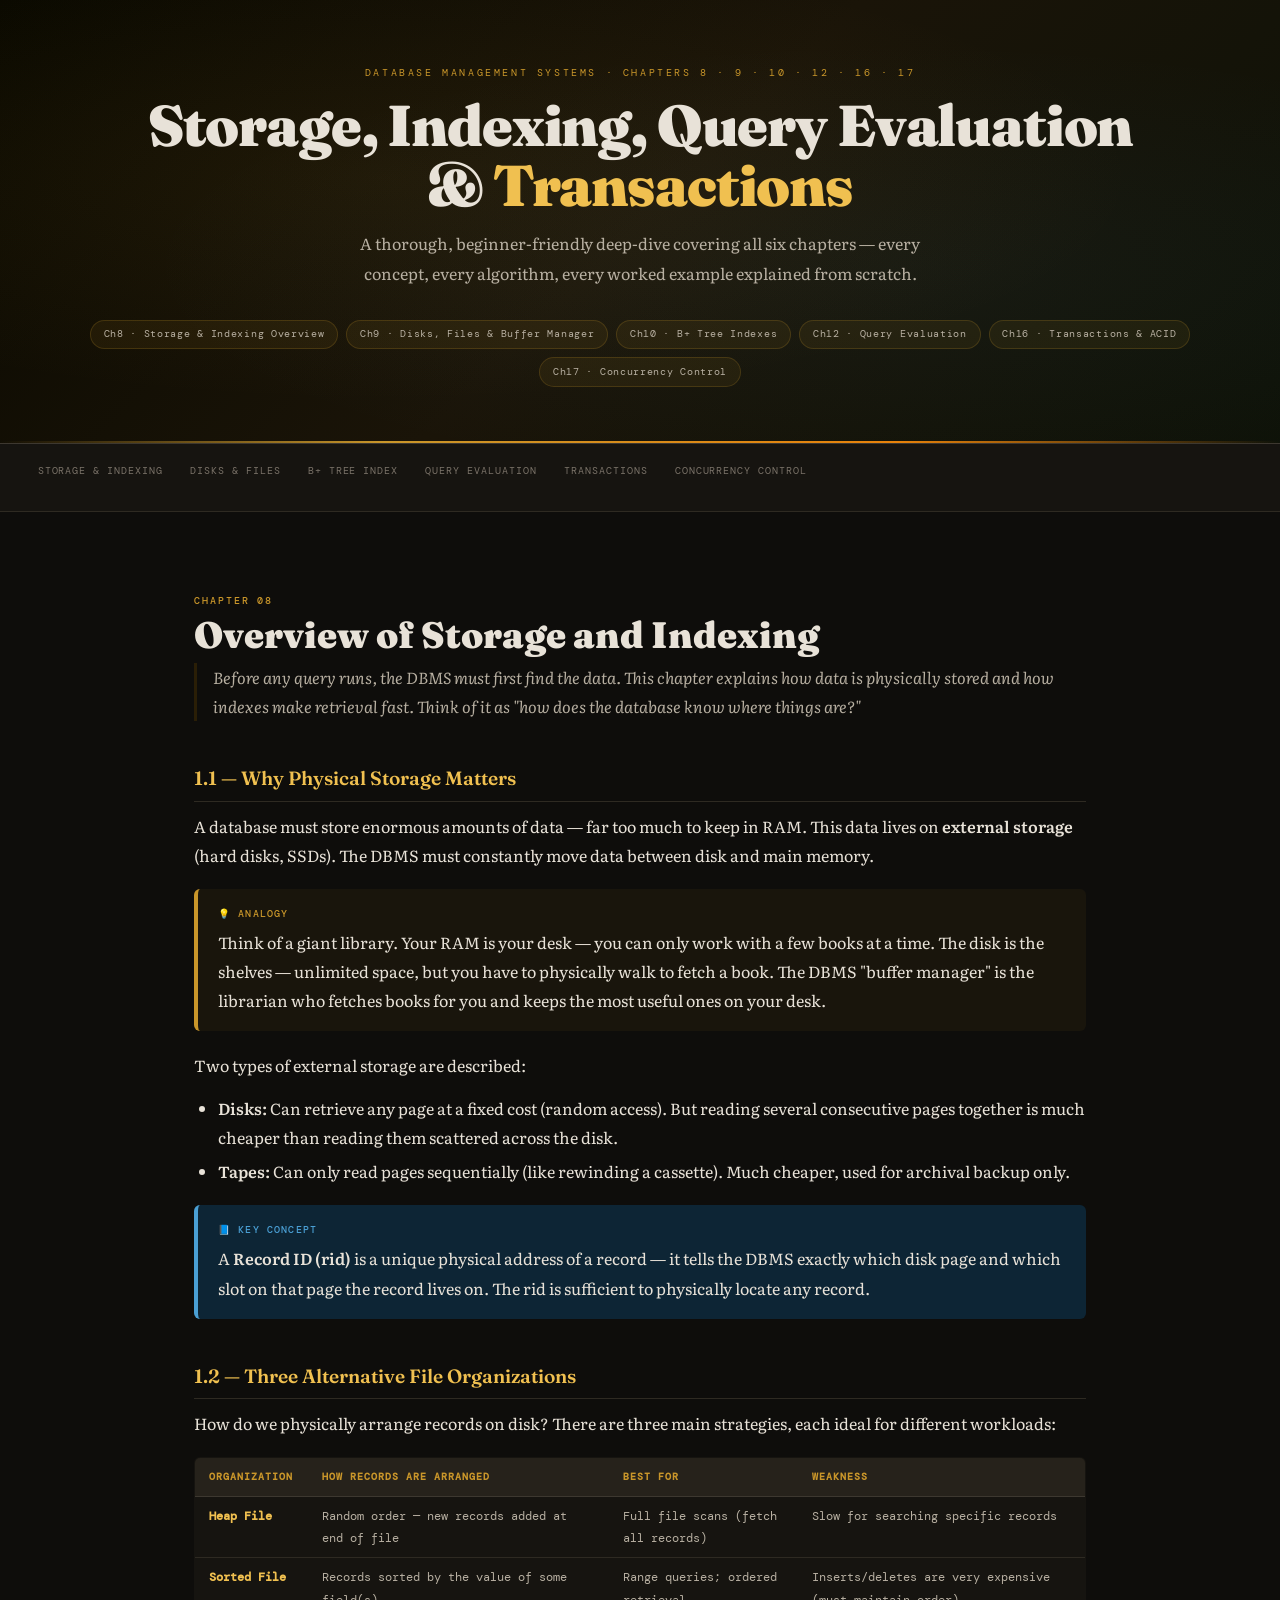
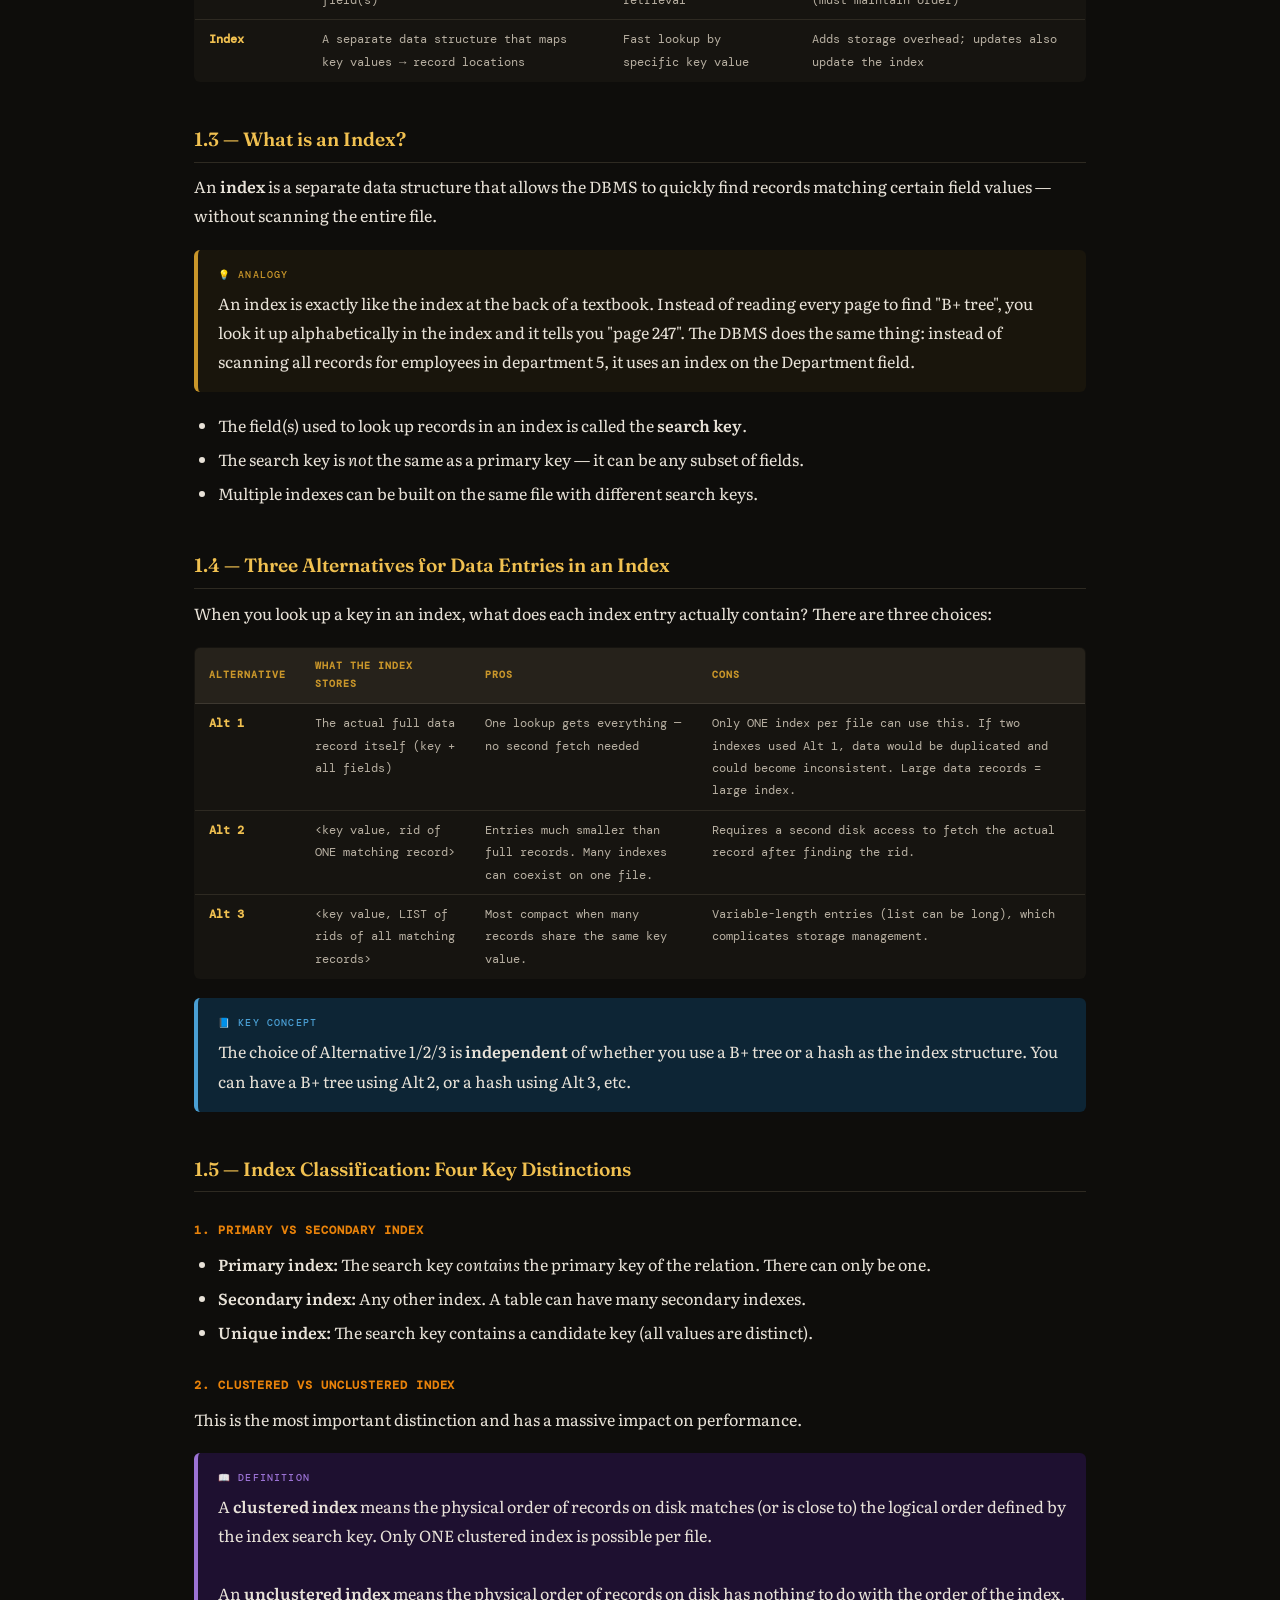
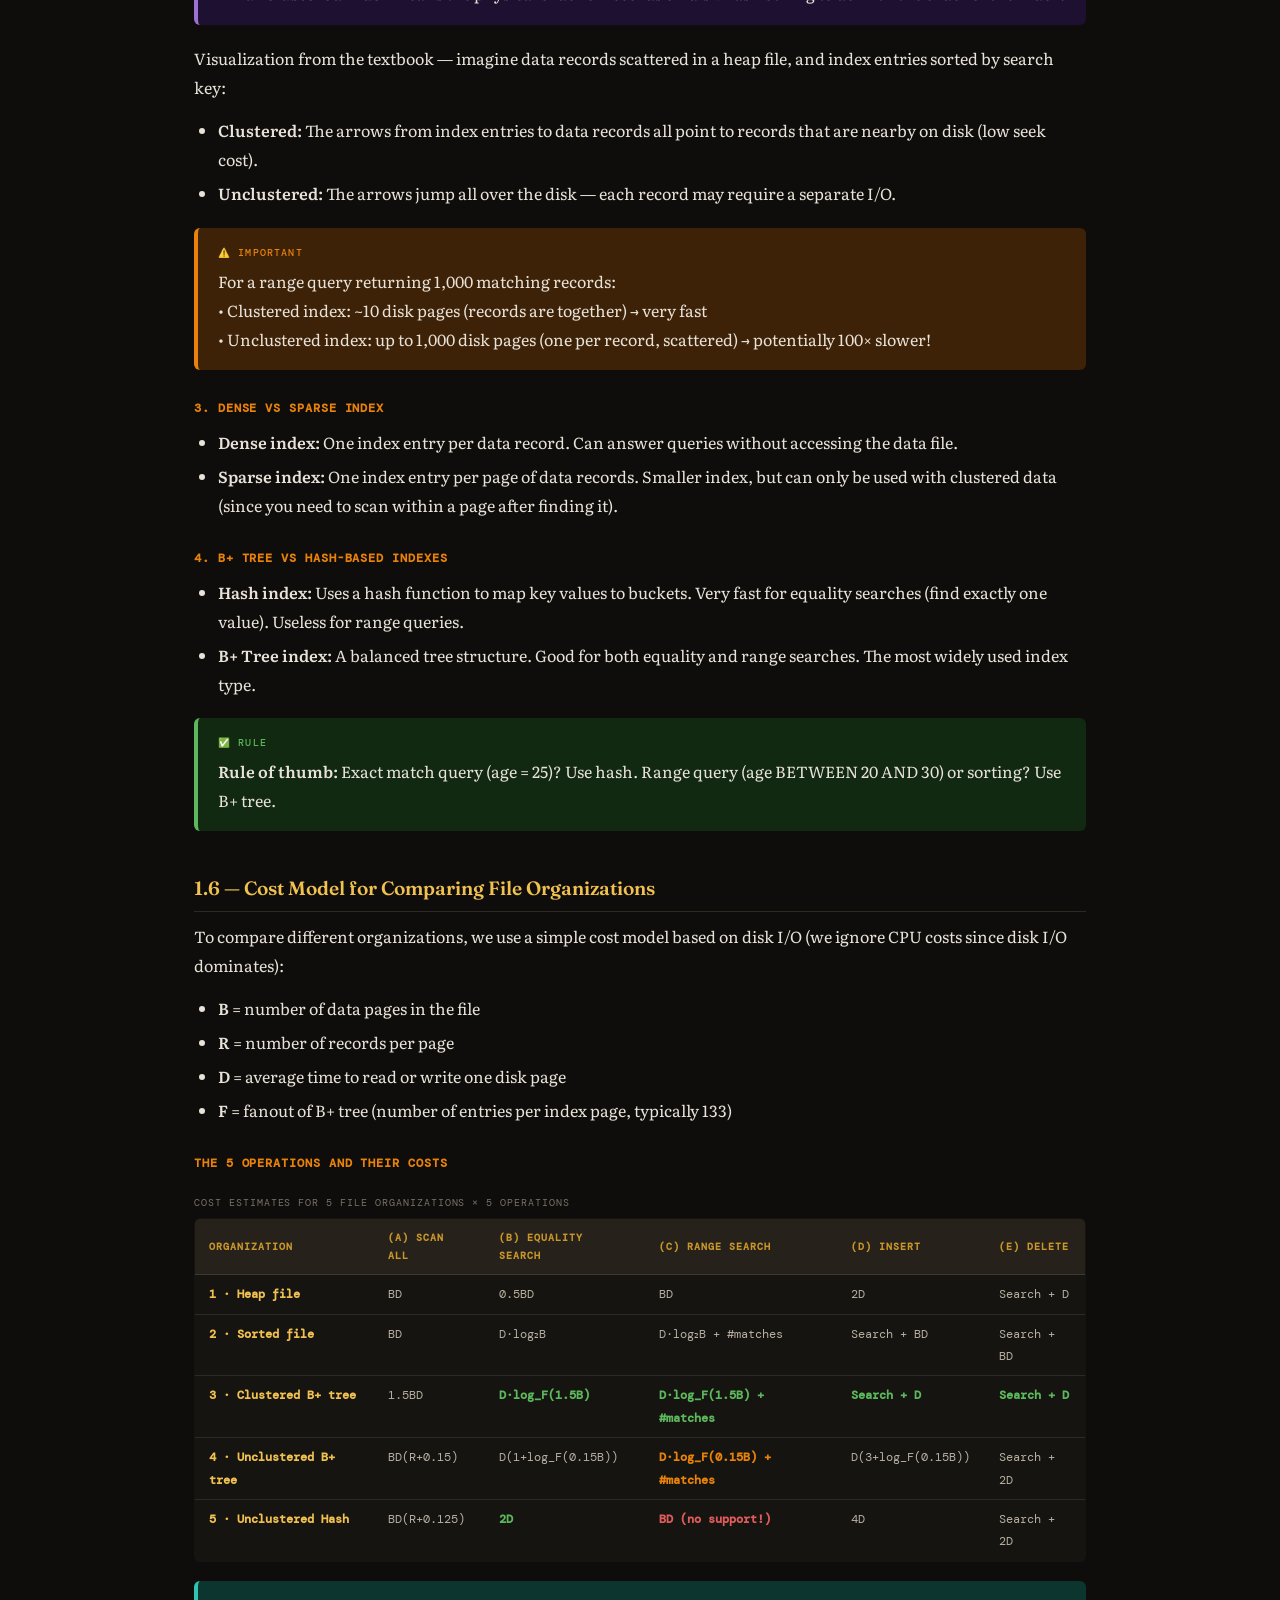
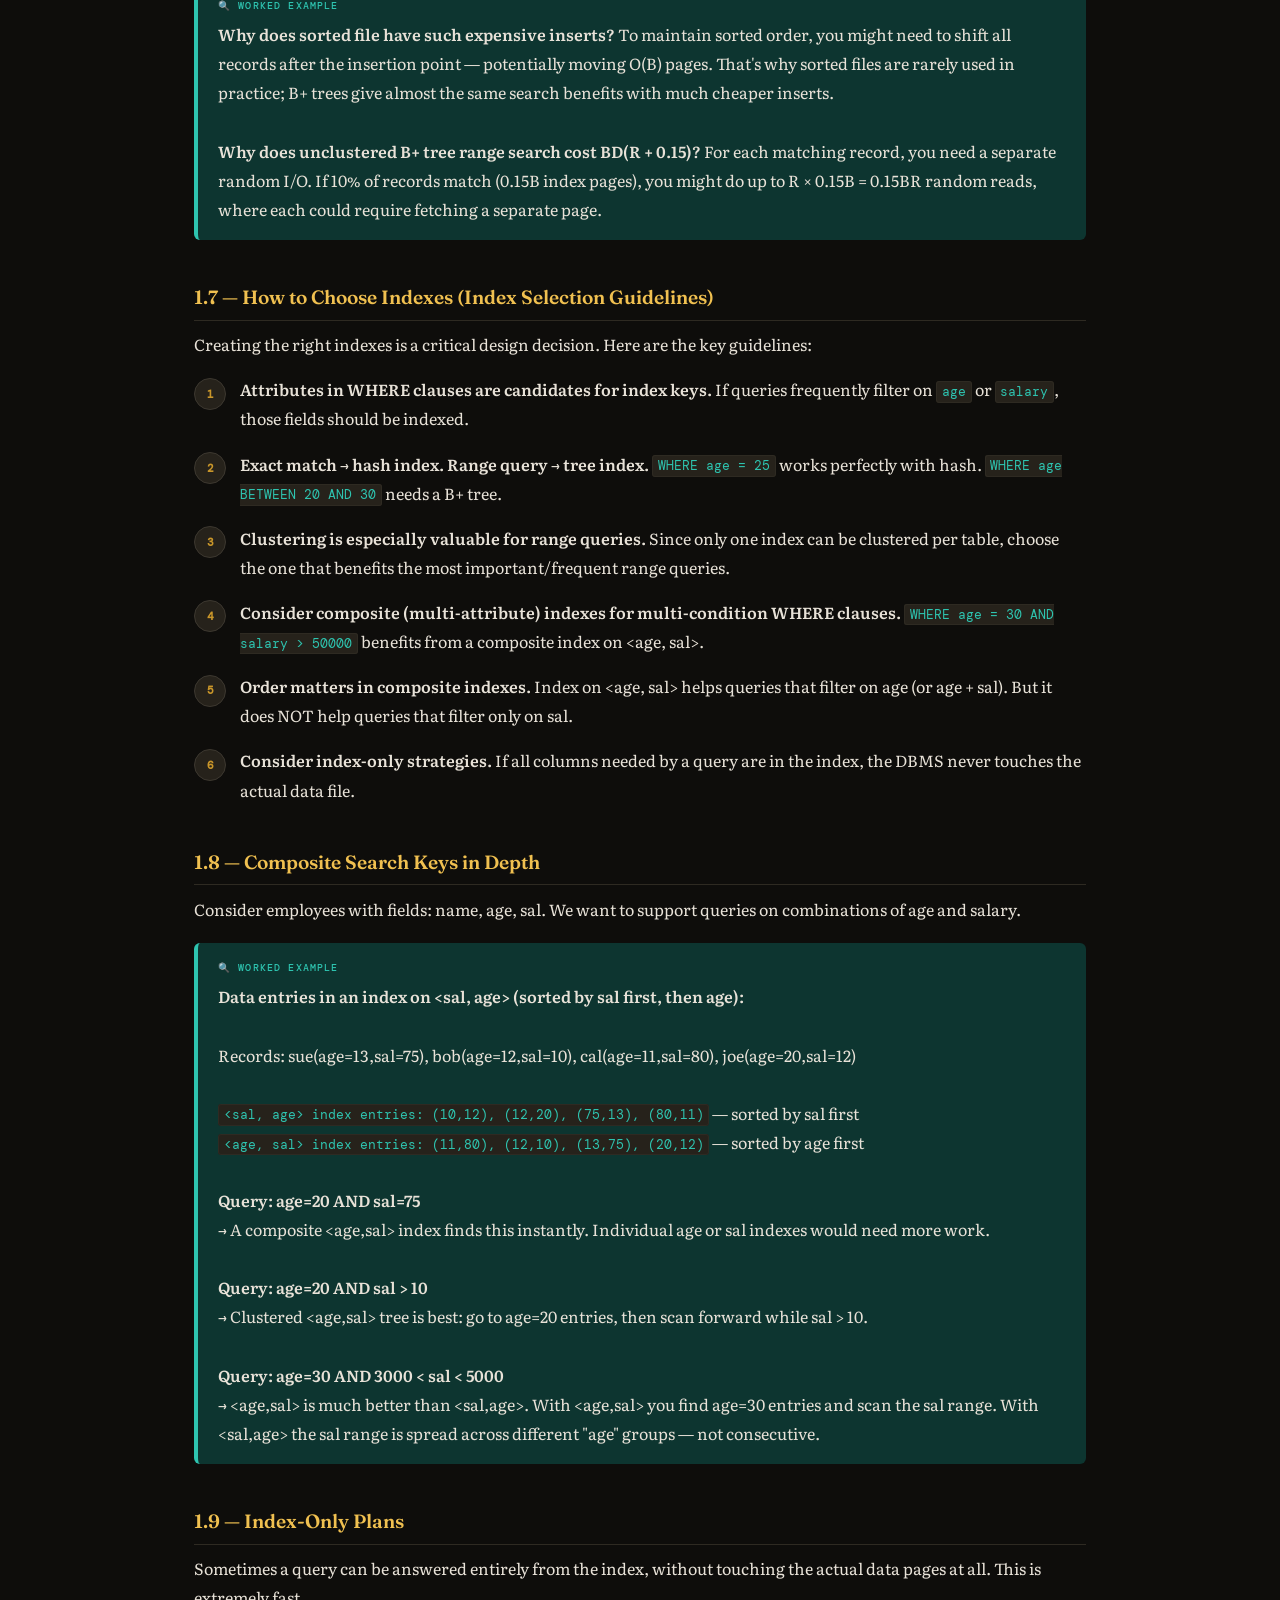
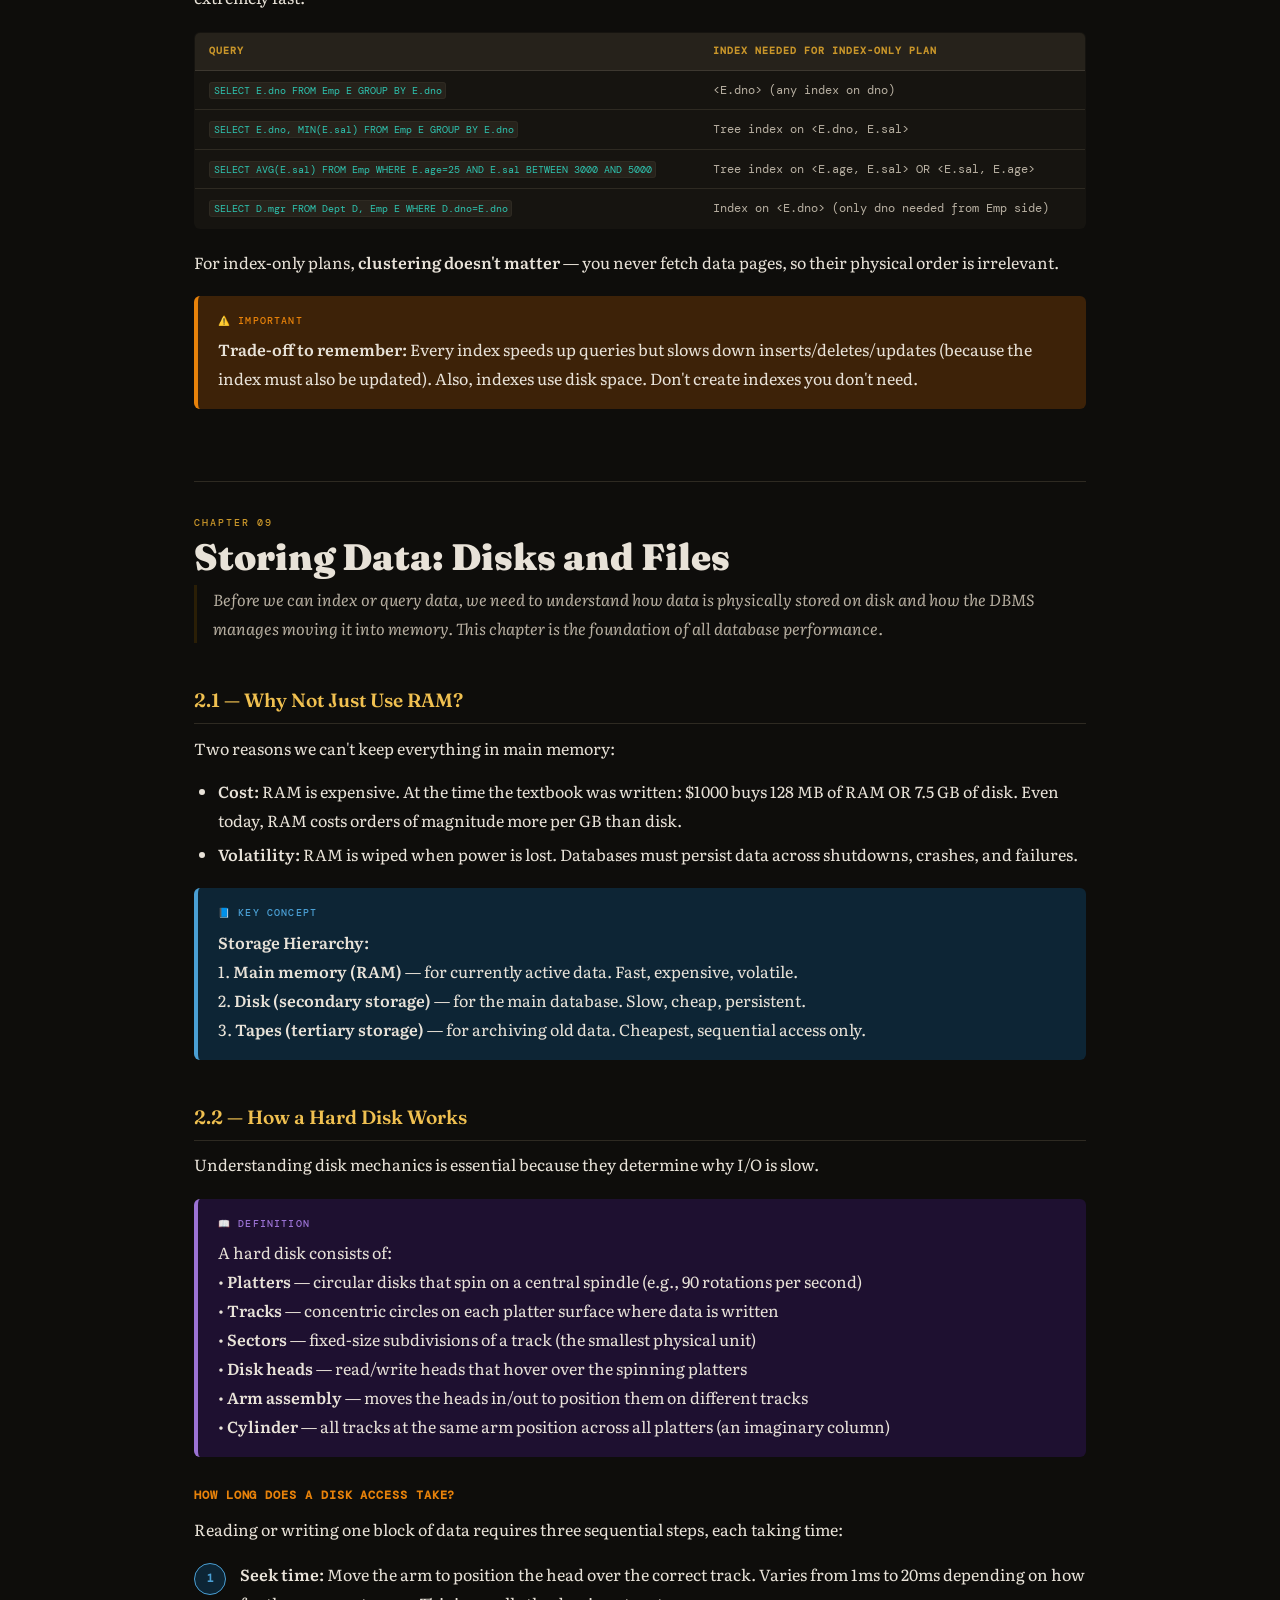
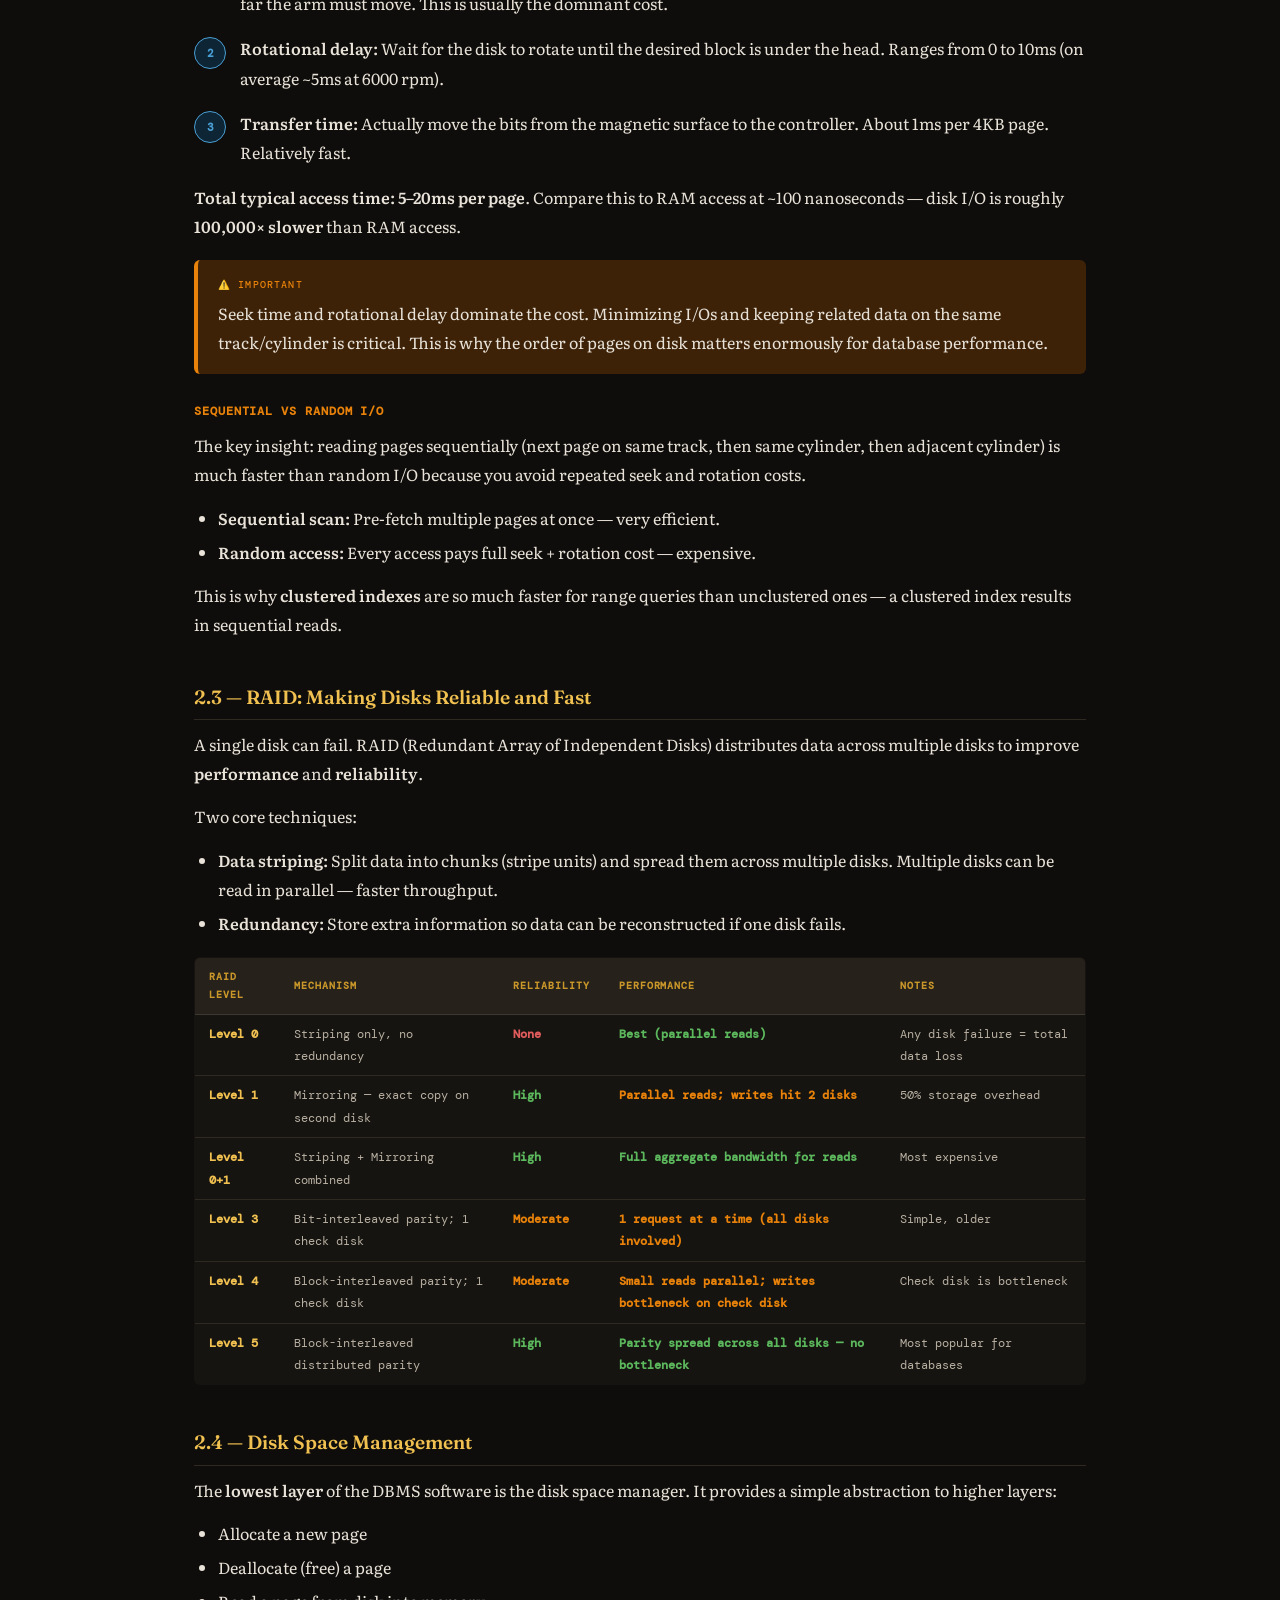
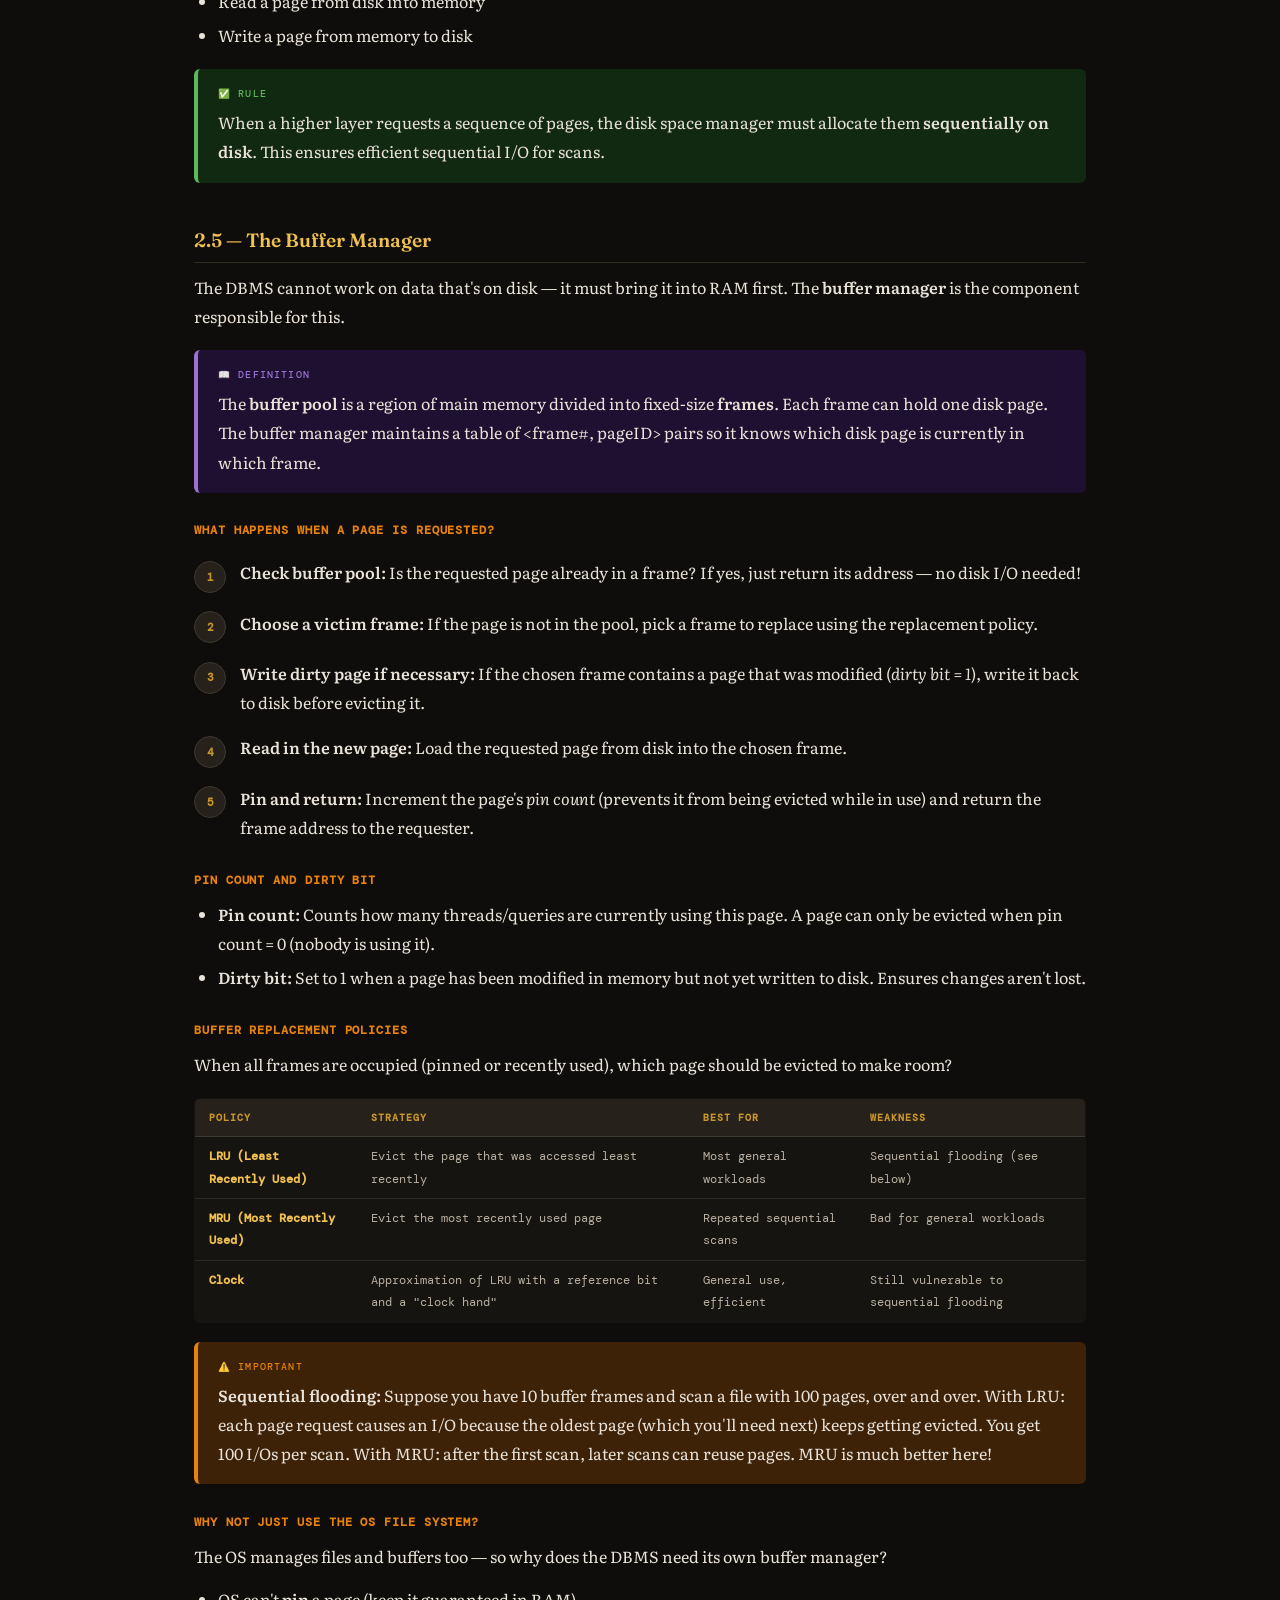
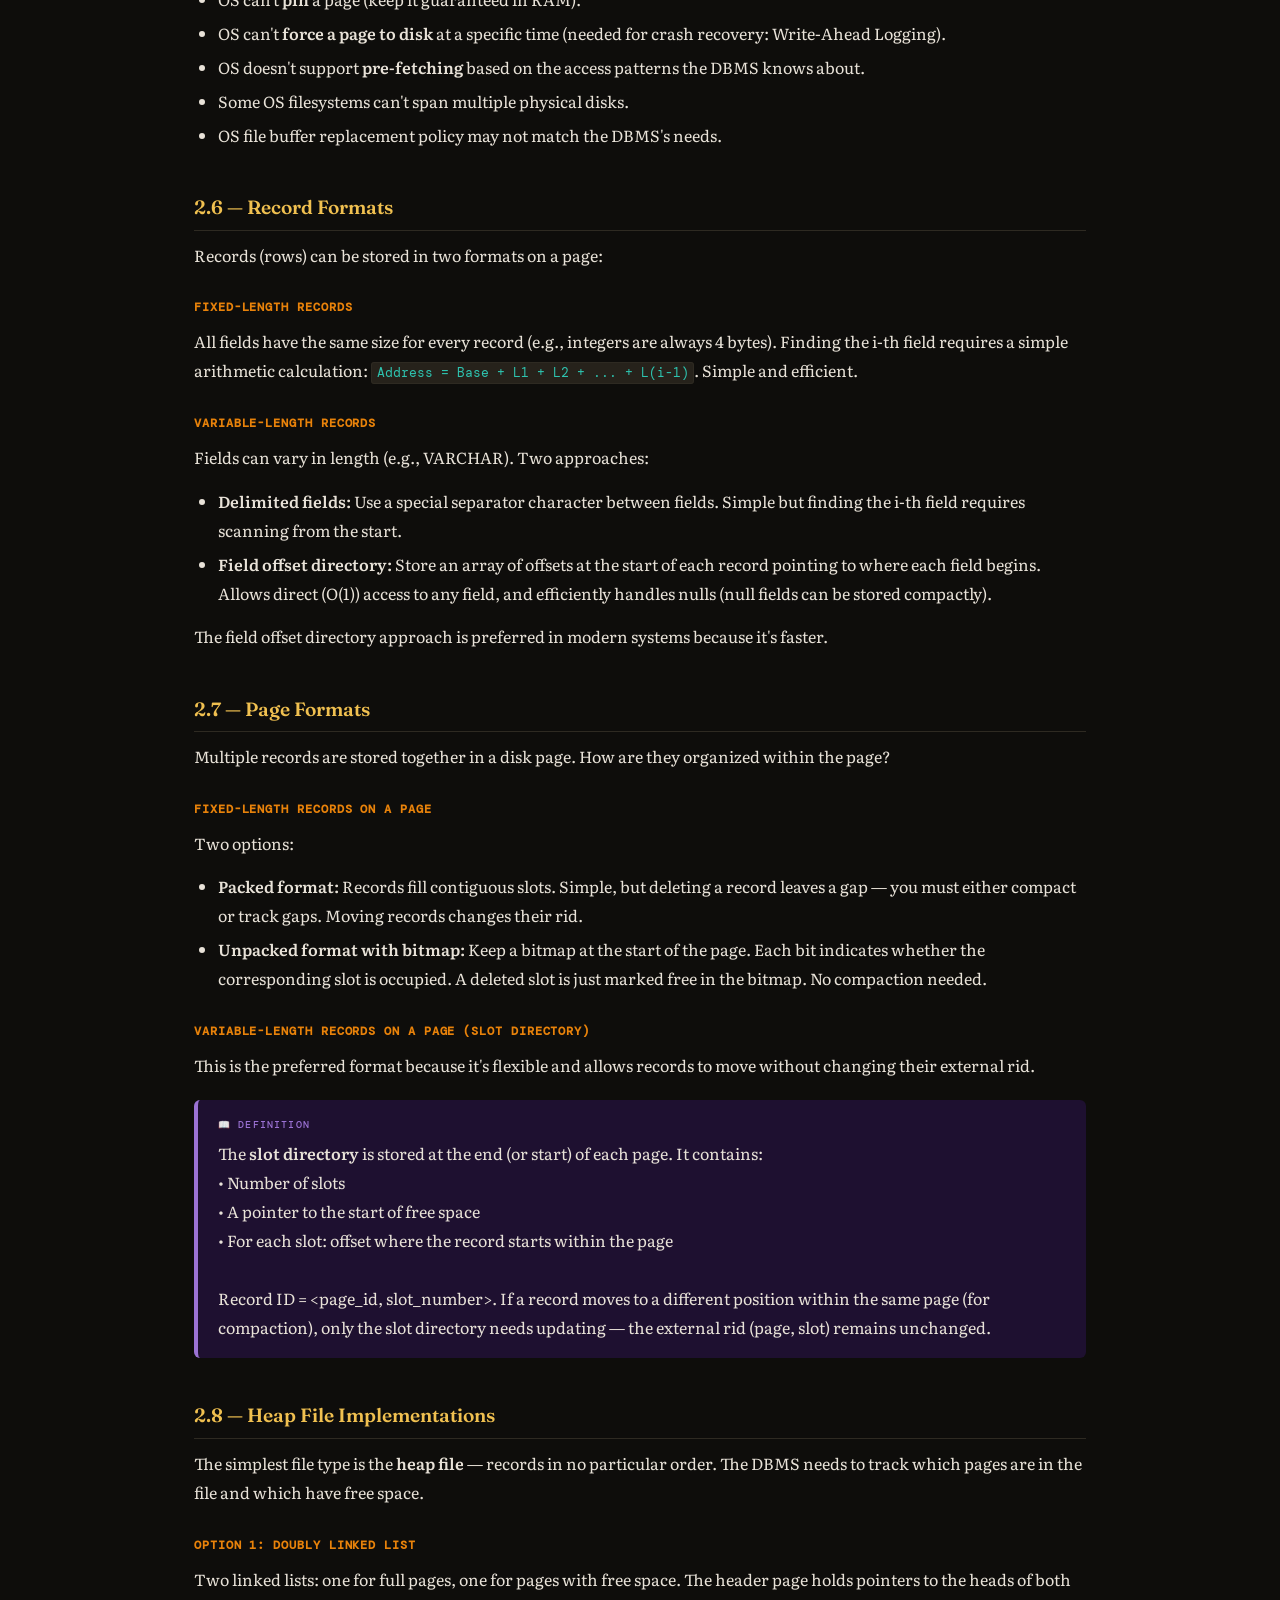
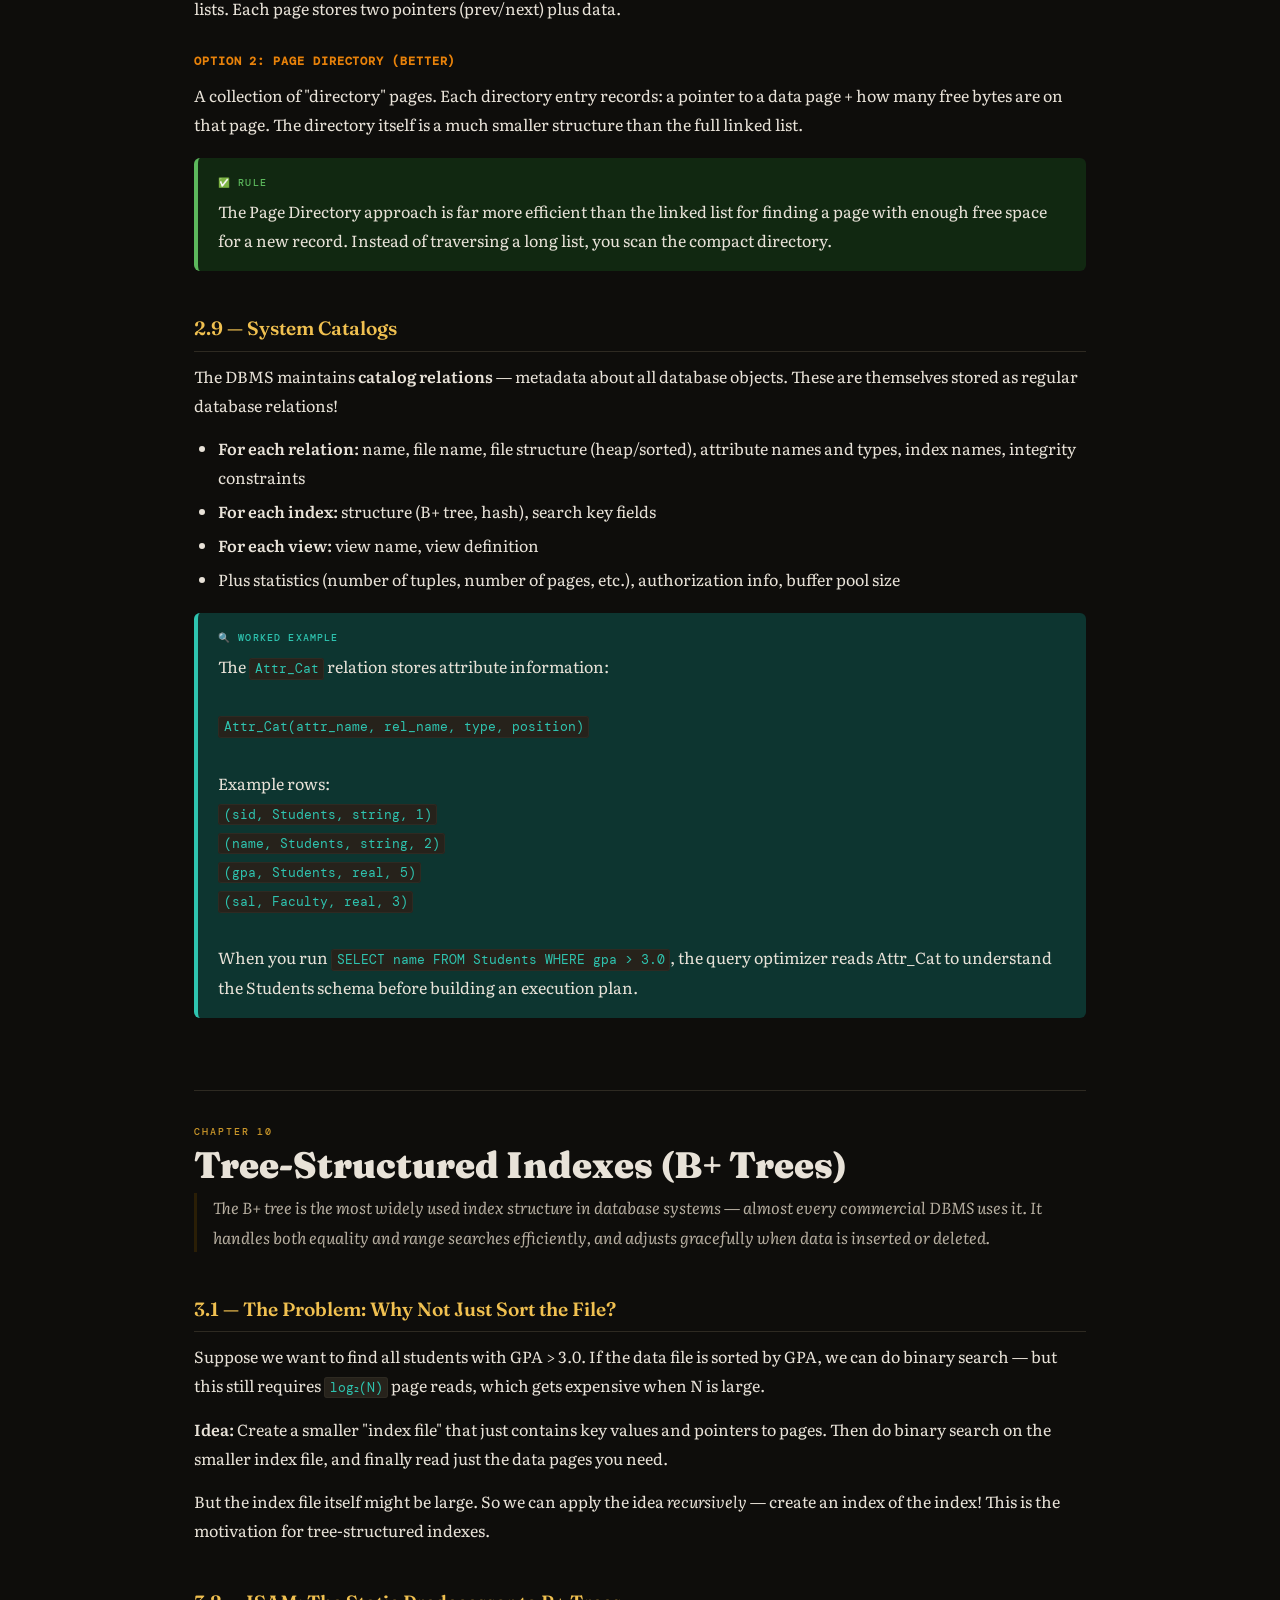
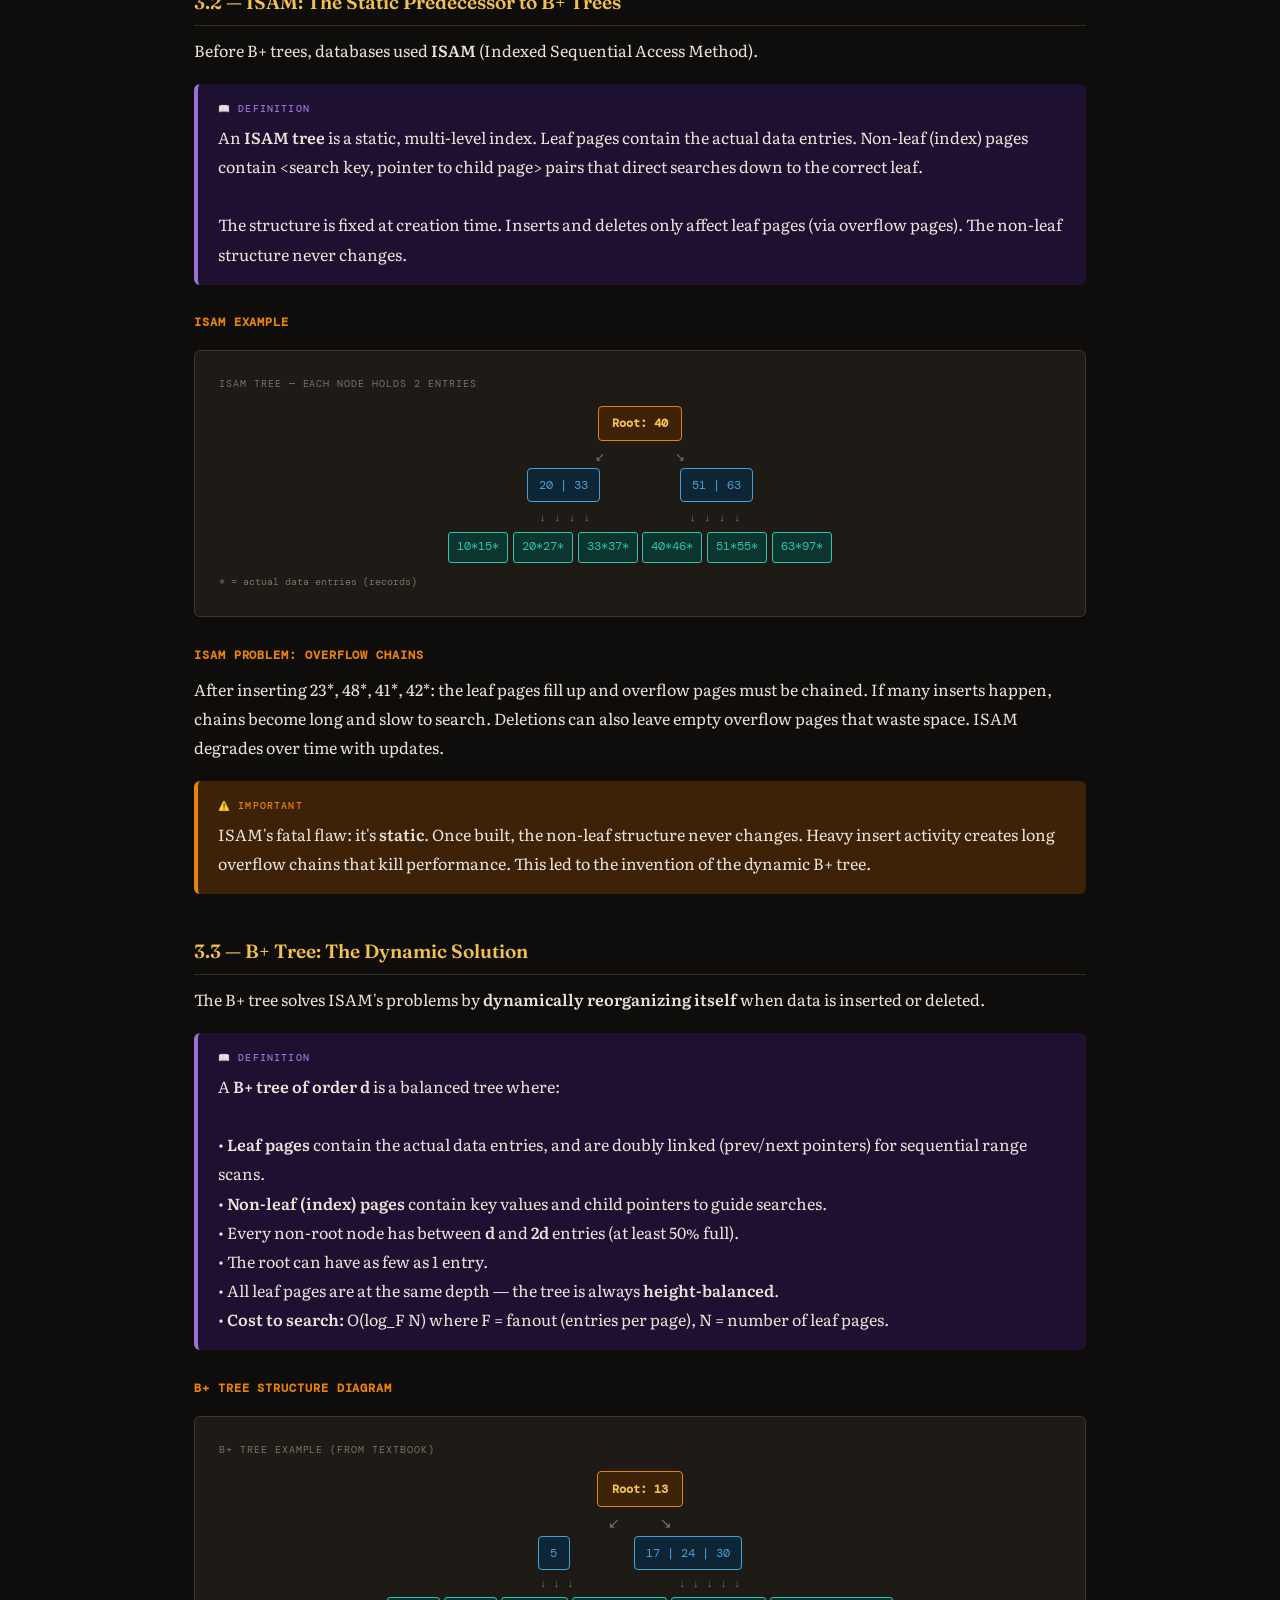
<file: DBMS/DBMS-UNIT-3/dbmsunit3.html>
<!DOCTYPE html>
<html lang="en">
<head>
<meta charset="UTF-8">
<meta name="viewport" content="width=device-width, initial-scale=1.0">
<title>DBMS Complete Guide – Storage, Indexing, Queries & Transactions</title>
<link href="https://fonts.googleapis.com/css2?family=Fraunces:ital,opsz,wght@0,9..144,300;0,9..144,600;0,9..144,900;1,9..144,400&family=DM+Mono:ital,wght@0,400;0,500;1,400&family=Literata:ital,opsz,wght@0,7..72,300;0,7..72,400;0,7..72,600;1,7..72,400&display=swap" rel="stylesheet">
<style>
:root{
  --bg:#0e0d0b;--surface:#161410;--surface2:#1e1b16;--surface3:#26221b;
  --border:#2e2a22;--border2:#3d3830;
  --text:#e8e2d8;--text2:#b8b0a2;--text3:#7a7268;
  --gold:#c9962a;--gold2:#f0c050;--gold-dim:#2a1e06;
  --amber:#e8820a;--amber-dim:#3d2208;
  --teal:#2ec4b0;--teal-dim:#0d3530;
  --blue:#4a9fd4;--blue-dim:#0d2535;
  --green:#5cb85c;--green-dim:#112811;
  --red:#e05c5c;--red-dim:#2a0e0e;
  --purple:#9b72d4;--purple-dim:#1e1030;
  --font-serif:'Literata',Georgia,serif;
  --font-display:'Fraunces',Georgia,serif;
  --font-mono:'DM Mono',monospace;
}
*,*::before,*::after{box-sizing:border-box;margin:0;padding:0}
html{scroll-behavior:smooth}
body{background:var(--bg);color:var(--text);font-family:var(--font-serif);font-size:16px;line-height:1.82}
a{color:var(--gold);text-decoration:none}
a:hover{color:var(--gold2)}
header{background:linear-gradient(135deg,#0a0900 0%,#1a1408 50%,#0e1208 100%);border-bottom:1px solid var(--border2);padding:4rem 2rem 3.5rem;text-align:center;position:relative;overflow:hidden}
header::before{content:'';position:absolute;inset:0;background:radial-gradient(ellipse at 30% 40%,rgba(201,150,42,.07) 0%,transparent 60%),radial-gradient(ellipse at 70% 60%,rgba(78,159,212,.05) 0%,transparent 60%)}
header::after{content:'';position:absolute;bottom:0;left:0;right:0;height:2px;background:linear-gradient(90deg,transparent 0%,var(--gold) 30%,var(--amber) 70%,transparent 100%)}
.hdr-tag{font-family:var(--font-mono);font-size:.65rem;letter-spacing:.25em;text-transform:uppercase;color:var(--gold);margin-bottom:.8rem;position:relative}
header h1{font-family:var(--font-display);font-size:clamp(1.8rem,5vw,3.6rem);font-weight:900;line-height:1.05;letter-spacing:-.02em;position:relative;margin-bottom:.8rem}
header h1 em{color:var(--gold2);font-style:normal}
header p{color:var(--text2);font-size:1rem;max-width:600px;margin:0 auto 2rem;position:relative}
.toc-grid{display:flex;flex-wrap:wrap;gap:.5rem;justify-content:center;position:relative}
.toc-grid a{padding:.3rem .8rem;border-radius:20px;background:rgba(201,150,42,.08);border:1px solid rgba(201,150,42,.2);font-family:var(--font-mono);font-size:.62rem;letter-spacing:.07em;color:var(--text2);transition:all .2s}
.toc-grid a:hover{background:rgba(201,150,42,.18);color:var(--gold2);border-color:var(--gold)}
nav{background:var(--surface);border-bottom:1px solid var(--border);position:sticky;top:0;z-index:100;overflow-x:auto;scrollbar-width:none}
nav::-webkit-scrollbar{display:none}
nav ul{display:flex;list-style:none;min-width:max-content}
nav a{display:block;padding:.65rem .85rem;font-family:var(--font-mono);font-size:.6rem;letter-spacing:.1em;text-transform:uppercase;color:var(--text3);border-bottom:2px solid transparent;white-space:nowrap;transition:all .18s}
nav a:hover{color:var(--gold);border-color:var(--gold)}
main{max-width:940px;margin:0 auto;padding:0 1.5rem 6rem}
section{margin-top:4.5rem;padding-top:2rem;border-top:1px solid var(--border)}
section:first-of-type{border-top:none;margin-top:3rem}
.sec-label{font-family:var(--font-mono);font-size:.6rem;letter-spacing:.2em;text-transform:uppercase;color:var(--gold);font-weight:500;margin-bottom:.3rem}
h2{font-family:var(--font-display);font-size:clamp(1.5rem,3.5vw,2.3rem);font-weight:900;line-height:1.1;margin-bottom:.5rem;color:var(--text)}
.sec-intro{font-size:1rem;color:var(--text2);border-left:3px solid var(--gold-dim);padding-left:1rem;margin-bottom:1.5rem;font-style:italic}
h3{font-family:var(--font-display);font-size:1.2rem;font-weight:600;color:var(--gold2);margin:2.5rem 0 .6rem;padding-bottom:.3rem;border-bottom:1px solid var(--border)}
h4{font-family:var(--font-mono);font-size:.72rem;letter-spacing:.08em;text-transform:uppercase;color:var(--amber);margin:1.8rem 0 .5rem}
h5{font-family:var(--font-serif);font-size:.95rem;font-weight:600;color:var(--teal);margin:1.2rem 0 .3rem}
p{margin-bottom:.9rem}
ul,ol{margin:.5rem 0 .9rem 1.5rem}
li{margin-bottom:.3rem}
strong{color:var(--text);font-weight:600}
code{font-family:var(--font-mono);font-size:.82em;background:var(--surface3);color:var(--teal);padding:.1em .35em;border-radius:3px;border:1px solid var(--border)}
.box{border-radius:6px;padding:1rem 1.25rem;margin:1.2rem 0;border-left:4px solid}
.box-analogy{background:rgba(201,150,42,.06);border-color:var(--gold)}
.box-analogy::before{content:'💡 Analogy';display:block;font-family:var(--font-mono);font-size:.6rem;font-weight:500;letter-spacing:.12em;text-transform:uppercase;color:var(--gold);margin-bottom:.35rem}
.box-note{background:var(--blue-dim);border-color:var(--blue)}
.box-note::before{content:'📘 Key Concept';display:block;font-family:var(--font-mono);font-size:.6rem;font-weight:500;letter-spacing:.12em;text-transform:uppercase;color:var(--blue);margin-bottom:.35rem}
.box-warn{background:var(--amber-dim);border-color:var(--amber)}
.box-warn::before{content:'⚠️ Important';display:block;font-family:var(--font-mono);font-size:.6rem;font-weight:500;letter-spacing:.12em;text-transform:uppercase;color:var(--amber);margin-bottom:.35rem}
.box-success{background:var(--green-dim);border-color:var(--green)}
.box-success::before{content:'✅ Rule';display:block;font-family:var(--font-mono);font-size:.6rem;font-weight:500;letter-spacing:.12em;text-transform:uppercase;color:var(--green);margin-bottom:.35rem}
.box-example{background:var(--teal-dim);border-color:var(--teal)}
.box-example::before{content:'🔍 Worked Example';display:block;font-family:var(--font-mono);font-size:.6rem;font-weight:500;letter-spacing:.12em;text-transform:uppercase;color:var(--teal);margin-bottom:.35rem}
.box-def{background:var(--purple-dim);border-color:var(--purple)}
.box-def::before{content:'📖 Definition';display:block;font-family:var(--font-mono);font-size:.6rem;font-weight:500;letter-spacing:.12em;text-transform:uppercase;color:var(--purple);margin-bottom:.35rem}
.code{background:var(--surface2);color:#ccd6e0;font-family:var(--font-mono);font-size:.78rem;padding:1rem 1.25rem;border-radius:6px;border:1px solid var(--border2);margin:1rem 0;overflow-x:auto;line-height:1.9;white-space:pre}
.code .cmt{color:#4a5568;font-style:italic}
.code .kw{color:#9b72d4;font-weight:600}
.code .val{color:#c9962a}
.code .op{color:#e8820a;font-weight:600}
.code .rel{color:#4a9fd4}
.code .res{color:#5cb85c;font-weight:600}
.tbl-wrap{overflow-x:auto;margin:1.2rem 0}
.tbl-cap{font-family:var(--font-mono);font-size:.6rem;letter-spacing:.1em;text-transform:uppercase;color:var(--text3);margin-bottom:.4rem}
table{width:100%;border-collapse:collapse;font-size:.8rem;background:var(--surface);border:1px solid var(--border2);border-radius:6px;overflow:hidden}
th{background:var(--surface3);color:var(--gold);font-family:var(--font-mono);font-size:.62rem;letter-spacing:.1em;text-transform:uppercase;padding:.6rem .9rem;text-align:left;border-bottom:1px solid var(--border2)}
td{padding:.5rem .9rem;border-bottom:1px solid var(--border);font-family:var(--font-mono);font-size:.77rem;vertical-align:top;color:var(--text2)}
tr:last-child td{border-bottom:none}
tr:hover td{background:var(--surface2)}
td.good{color:var(--green);font-weight:600}
td.bad{color:var(--red);font-weight:600}
td.warn{color:var(--amber);font-weight:600}
td.hi{color:var(--gold2);font-weight:600}
.sched{background:var(--surface2);border:1px solid var(--border2);border-radius:6px;padding:1rem 1.25rem;margin:1rem 0;font-family:var(--font-mono);font-size:.79rem;overflow-x:auto;line-height:2}
.sched .lbl{color:var(--text3);font-size:.65rem;text-transform:uppercase;letter-spacing:.08em;display:block;margin-bottom:.5rem}
.t1c{color:#4a9fd4}.t2c{color:#c9962a}.t3c{color:#5cb85c}.t4c{color:#9b72d4}.conf{color:var(--red);font-weight:700}
.steps{margin:1rem 0}
.step-row{display:flex;gap:.9rem;margin-bottom:1rem;align-items:flex-start}
.sbadge{min-width:2rem;height:2rem;background:var(--surface3);border:1px solid var(--border2);color:var(--gold);border-radius:50%;display:flex;align-items:center;justify-content:center;font-family:var(--font-mono);font-size:.7rem;font-weight:600;flex-shrink:0;margin-top:.15rem}
.step-row.blue .sbadge{background:var(--blue-dim);border-color:var(--blue);color:var(--blue)}
.step-row.green .sbadge{background:var(--green-dim);border-color:var(--green);color:var(--green)}
.step-row.red .sbadge{background:var(--red-dim);border-color:var(--red);color:var(--red)}
.step-row.purple .sbadge{background:var(--purple-dim);border-color:var(--purple);color:var(--purple)}
.acid-grid{display:grid;grid-template-columns:repeat(auto-fit,minmax(180px,1fr));gap:1rem;margin:1.2rem 0}
.acid-card{background:var(--surface2);border:1px solid var(--border2);border-radius:8px;padding:1.1rem;position:relative;overflow:hidden}
.acid-card::before{content:'';position:absolute;top:0;left:0;right:0;height:3px}
.acid-card.a::before{background:var(--blue)}.acid-card.c::before{background:var(--green)}.acid-card.i::before{background:var(--amber)}.acid-card.d::before{background:var(--purple)}
.acid-letter{font-family:var(--font-display);font-size:3rem;font-weight:900;line-height:1;opacity:.12;position:absolute;right:.8rem;top:.3rem}
.acid-card.a .acid-letter{color:var(--blue)}.acid-card.c .acid-letter{color:var(--green)}.acid-card.i .acid-letter{color:var(--amber)}.acid-card.d .acid-letter{color:var(--purple)}
.acid-card h5{margin:0 0 .4rem;font-size:.85rem;position:relative}
.acid-card.a h5{color:var(--blue)}.acid-card.c h5{color:var(--green)}.acid-card.i h5{color:var(--amber)}.acid-card.d h5{color:var(--purple)}
.acid-card p{font-size:.82rem;color:var(--text2);margin:0;position:relative}
.states{display:flex;flex-wrap:wrap;gap:.6rem;justify-content:center;margin:1.2rem 0;align-items:center}
.sbox{padding:.55rem 1rem;border-radius:6px;font-family:var(--font-mono);font-size:.72rem;font-weight:600;text-align:center;border:1.5px solid}
.s-active{background:var(--blue-dim);border-color:var(--blue);color:var(--blue)}
.s-partial{background:var(--amber-dim);border-color:var(--amber);color:var(--amber)}
.s-committed{background:var(--green-dim);border-color:var(--green);color:var(--green)}
.s-failed{background:var(--red-dim);border-color:var(--red);color:var(--red)}
.s-aborted{background:var(--purple-dim);border-color:var(--purple);color:var(--purple)}
.sarrow{color:var(--text3);font-size:.9rem}
.prop-grid{display:grid;grid-template-columns:repeat(auto-fit,minmax(200px,1fr));gap:1rem;margin:1.2rem 0}
.prop-card{background:var(--surface2);border:1px solid var(--border2);border-radius:6px;padding:.9rem 1rem}
.prop-card h5{font-size:.85rem;color:var(--gold2);margin-bottom:.3rem}
.prop-card p{font-size:.82rem;color:var(--text2);margin:0}
footer{text-align:center;padding:2.5rem 1rem;font-family:var(--font-mono);font-size:.6rem;letter-spacing:.14em;text-transform:uppercase;color:var(--text3);border-top:1px solid var(--border);margin-top:5rem}
hr.div{border:none;height:1px;background:var(--border);margin:1.8rem 0}
@media(max-width:620px){header{padding:2.5rem 1rem 2rem}h2{font-size:1.4rem}.acid-grid{grid-template-columns:1fr 1fr}}
</style>
</head>
<body>

<header>
  <div class="hdr-tag">Database Management Systems · Chapters 8 · 9 · 10 · 12 · 16 · 17</div>
  <h1>Storage, Indexing, Query Evaluation<br>&amp; <em>Transactions</em></h1>
  <p>A thorough, beginner-friendly deep-dive covering all six chapters — every concept, every algorithm, every worked example explained from scratch.</p>
  <div class="toc-grid">
    <a href="#s1">Ch8 · Storage &amp; Indexing Overview</a>
    <a href="#s2">Ch9 · Disks, Files &amp; Buffer Manager</a>
    <a href="#s3">Ch10 · B+ Tree Indexes</a>
    <a href="#s4">Ch12 · Query Evaluation</a>
    <a href="#s5">Ch16 · Transactions &amp; ACID</a>
    <a href="#s6">Ch17 · Concurrency Control</a>
  </div>
</header>

<nav>
  <ul>
    <li><a href="#s1">Storage &amp; Indexing</a></li>
    <li><a href="#s2">Disks &amp; Files</a></li>
    <li><a href="#s3">B+ Tree Index</a></li>
    <li><a href="#s4">Query Evaluation</a></li>
    <li><a href="#s5">Transactions</a></li>
    <li><a href="#s6">Concurrency Control</a></li>
  </ul>
</nav>

<main>

<!-- ═══════════════════════════════════════════════════════
     CHAPTER 8 — STORAGE AND INDEXING OVERVIEW
════════════════════════════════════════════════════════ -->
<section id="s1">
<div class="sec-label">Chapter 08</div>
<h2>Overview of Storage and Indexing</h2>
<p class="sec-intro">Before any query runs, the DBMS must first <em>find</em> the data. This chapter explains how data is physically stored and how indexes make retrieval fast. Think of it as "how does the database know where things are?"</p>

<h3>1.1 — Why Physical Storage Matters</h3>
<p>A database must store enormous amounts of data — far too much to keep in RAM. This data lives on <strong>external storage</strong> (hard disks, SSDs). The DBMS must constantly move data between disk and main memory.</p>

<div class="box box-analogy">
Think of a giant library. Your RAM is your desk — you can only work with a few books at a time. The disk is the shelves — unlimited space, but you have to physically walk to fetch a book. The DBMS "buffer manager" is the librarian who fetches books for you and keeps the most useful ones on your desk.
</div>

<p>Two types of external storage are described:</p>
<ul>
  <li><strong>Disks:</strong> Can retrieve any page at a fixed cost (random access). But reading several consecutive pages together is much cheaper than reading them scattered across the disk.</li>
  <li><strong>Tapes:</strong> Can only read pages sequentially (like rewinding a cassette). Much cheaper, used for archival backup only.</li>
</ul>

<div class="box box-note">
A <strong>Record ID (rid)</strong> is a unique physical address of a record — it tells the DBMS exactly which disk page and which slot on that page the record lives on. The rid is sufficient to physically locate any record.
</div>

<h3>1.2 — Three Alternative File Organizations</h3>
<p>How do we physically arrange records on disk? There are three main strategies, each ideal for different workloads:</p>

<div class="tbl-wrap">
<table>
<thead><tr><th>Organization</th><th>How records are arranged</th><th>Best for</th><th>Weakness</th></tr></thead>
<tbody>
<tr><td class="hi">Heap File</td><td>Random order — new records added at end of file</td><td>Full file scans (fetch all records)</td><td>Slow for searching specific records</td></tr>
<tr><td class="hi">Sorted File</td><td>Records sorted by the value of some field(s)</td><td>Range queries; ordered retrieval</td><td>Inserts/deletes are very expensive (must maintain order)</td></tr>
<tr><td class="hi">Index</td><td>A separate data structure that maps key values → record locations</td><td>Fast lookup by specific key value</td><td>Adds storage overhead; updates also update the index</td></tr>
</tbody>
</table>
</div>

<h3>1.3 — What is an Index?</h3>
<p>An <strong>index</strong> is a separate data structure that allows the DBMS to quickly find records matching certain field values — without scanning the entire file.</p>

<div class="box box-analogy">
An index is exactly like the index at the back of a textbook. Instead of reading every page to find "B+ tree", you look it up alphabetically in the index and it tells you "page 247". The DBMS does the same thing: instead of scanning all records for employees in department 5, it uses an index on the Department field.
</div>

<ul>
  <li>The field(s) used to look up records in an index is called the <strong>search key</strong>.</li>
  <li>The search key is <em>not</em> the same as a primary key — it can be any subset of fields.</li>
  <li>Multiple indexes can be built on the same file with different search keys.</li>
</ul>

<h3>1.4 — Three Alternatives for Data Entries in an Index</h3>
<p>When you look up a key in an index, what does each index entry actually contain? There are three choices:</p>

<div class="tbl-wrap">
<table>
<thead><tr><th>Alternative</th><th>What the index stores</th><th>Pros</th><th>Cons</th></tr></thead>
<tbody>
<tr>
  <td class="hi">Alt 1</td>
  <td>The actual full data record itself (key + all fields)</td>
  <td>One lookup gets everything — no second fetch needed</td>
  <td>Only ONE index per file can use this. If two indexes used Alt 1, data would be duplicated and could become inconsistent. Large data records = large index.</td>
</tr>
<tr>
  <td class="hi">Alt 2</td>
  <td>&lt;key value, rid of ONE matching record&gt;</td>
  <td>Entries much smaller than full records. Many indexes can coexist on one file.</td>
  <td>Requires a second disk access to fetch the actual record after finding the rid.</td>
</tr>
<tr>
  <td class="hi">Alt 3</td>
  <td>&lt;key value, LIST of rids of all matching records&gt;</td>
  <td>Most compact when many records share the same key value.</td>
  <td>Variable-length entries (list can be long), which complicates storage management.</td>
</tr>
</tbody>
</table>
</div>

<div class="box box-note">
The choice of Alternative 1/2/3 is <strong>independent</strong> of whether you use a B+ tree or a hash as the index structure. You can have a B+ tree using Alt 2, or a hash using Alt 3, etc.
</div>

<h3>1.5 — Index Classification: Four Key Distinctions</h3>

<h4>1. Primary vs Secondary Index</h4>
<ul>
  <li><strong>Primary index:</strong> The search key <em>contains</em> the primary key of the relation. There can only be one.</li>
  <li><strong>Secondary index:</strong> Any other index. A table can have many secondary indexes.</li>
  <li><strong>Unique index:</strong> The search key contains a candidate key (all values are distinct).</li>
</ul>

<h4>2. Clustered vs Unclustered Index</h4>
<p>This is the most important distinction and has a massive impact on performance.</p>

<div class="box box-def">
A <strong>clustered index</strong> means the physical order of records on disk matches (or is close to) the logical order defined by the index search key. Only ONE clustered index is possible per file.
<br><br>An <strong>unclustered index</strong> means the physical order of records on disk has nothing to do with the order of the index.
</div>

<p>Visualization from the textbook — imagine data records scattered in a heap file, and index entries sorted by search key:</p>
<ul>
  <li><strong>Clustered:</strong> The arrows from index entries to data records all point to records that are nearby on disk (low seek cost).</li>
  <li><strong>Unclustered:</strong> The arrows jump all over the disk — each record may require a separate I/O.</li>
</ul>

<div class="box box-warn">
For a range query returning 1,000 matching records:<br>
• Clustered index: ~10 disk pages (records are together) → very fast<br>
• Unclustered index: up to 1,000 disk pages (one per record, scattered) → potentially 100× slower!
</div>

<h4>3. Dense vs Sparse Index</h4>
<ul>
  <li><strong>Dense index:</strong> One index entry per data record. Can answer queries without accessing the data file.</li>
  <li><strong>Sparse index:</strong> One index entry per page of data records. Smaller index, but can only be used with clustered data (since you need to scan within a page after finding it).</li>
</ul>

<h4>4. B+ Tree vs Hash-Based Indexes</h4>
<ul>
  <li><strong>Hash index:</strong> Uses a hash function to map key values to buckets. Very fast for equality searches (find exactly one value). Useless for range queries.</li>
  <li><strong>B+ Tree index:</strong> A balanced tree structure. Good for both equality and range searches. The most widely used index type.</li>
</ul>

<div class="box box-success">
<strong>Rule of thumb:</strong> Exact match query (age = 25)? Use hash. Range query (age BETWEEN 20 AND 30) or sorting? Use B+ tree.
</div>

<h3>1.6 — Cost Model for Comparing File Organizations</h3>
<p>To compare different organizations, we use a simple cost model based on disk I/O (we ignore CPU costs since disk I/O dominates):</p>
<ul>
  <li><strong>B</strong> = number of data pages in the file</li>
  <li><strong>R</strong> = number of records per page</li>
  <li><strong>D</strong> = average time to read or write one disk page</li>
  <li><strong>F</strong> = fanout of B+ tree (number of entries per index page, typically 133)</li>
</ul>

<h4>The 5 Operations and Their Costs</h4>
<div class="tbl-wrap">
<p class="tbl-cap">Cost estimates for 5 file organizations × 5 operations</p>
<table>
<thead>
<tr><th>Organization</th><th>(a) Scan all</th><th>(b) Equality search</th><th>(c) Range search</th><th>(d) Insert</th><th>(e) Delete</th></tr>
</thead>
<tbody>
<tr>
  <td class="hi">1 · Heap file</td><td>BD</td><td>0.5BD</td><td>BD</td><td>2D</td><td>Search + D</td>
</tr>
<tr>
  <td class="hi">2 · Sorted file</td><td>BD</td><td>D·log₂B</td><td>D·log₂B + #matches</td><td>Search + BD</td><td>Search + BD</td>
</tr>
<tr>
  <td class="hi">3 · Clustered B+ tree</td><td>1.5BD</td><td class="good">D·log_F(1.5B)</td><td class="good">D·log_F(1.5B) + #matches</td><td class="good">Search + D</td><td class="good">Search + D</td>
</tr>
<tr>
  <td class="hi">4 · Unclustered B+ tree</td><td>BD(R+0.15)</td><td>D(1+log_F(0.15B))</td><td class="warn">D·log_F(0.15B) + #matches</td><td>D(3+log_F(0.15B))</td><td>Search + 2D</td>
</tr>
<tr>
  <td class="hi">5 · Unclustered Hash</td><td>BD(R+0.125)</td><td class="good">2D</td><td class="bad">BD (no support!)</td><td>4D</td><td>Search + 2D</td>
</tr>
</tbody>
</table>
</div>

<div class="box box-example">
<strong>Why does sorted file have such expensive inserts?</strong> To maintain sorted order, you might need to shift all records after the insertion point — potentially moving O(B) pages. That's why sorted files are rarely used in practice; B+ trees give almost the same search benefits with much cheaper inserts.
<br><br>
<strong>Why does unclustered B+ tree range search cost BD(R + 0.15)?</strong> For each matching record, you need a separate random I/O. If 10% of records match (0.15B index pages), you might do up to R × 0.15B = 0.15BR random reads, where each could require fetching a separate page.
</div>

<h3>1.7 — How to Choose Indexes (Index Selection Guidelines)</h3>
<p>Creating the right indexes is a critical design decision. Here are the key guidelines:</p>

<div class="steps">
<div class="step-row">
  <div class="sbadge">1</div>
  <div><strong>Attributes in WHERE clauses are candidates for index keys.</strong> If queries frequently filter on <code>age</code> or <code>salary</code>, those fields should be indexed.</div>
</div>
<div class="step-row">
  <div class="sbadge">2</div>
  <div><strong>Exact match → hash index. Range query → tree index.</strong> <code>WHERE age = 25</code> works perfectly with hash. <code>WHERE age BETWEEN 20 AND 30</code> needs a B+ tree.</div>
</div>
<div class="step-row">
  <div class="sbadge">3</div>
  <div><strong>Clustering is especially valuable for range queries.</strong> Since only one index can be clustered per table, choose the one that benefits the most important/frequent range queries.</div>
</div>
<div class="step-row">
  <div class="sbadge">4</div>
  <div><strong>Consider composite (multi-attribute) indexes for multi-condition WHERE clauses.</strong> <code>WHERE age = 30 AND salary &gt; 50000</code> benefits from a composite index on &lt;age, sal&gt;.</div>
</div>
<div class="step-row">
  <div class="sbadge">5</div>
  <div><strong>Order matters in composite indexes.</strong> Index on &lt;age, sal&gt; helps queries that filter on age (or age + sal). But it does NOT help queries that filter only on sal.</div>
</div>
<div class="step-row">
  <div class="sbadge">6</div>
  <div><strong>Consider index-only strategies.</strong> If all columns needed by a query are in the index, the DBMS never touches the actual data file.</div>
</div>
</div>

<h3>1.8 — Composite Search Keys in Depth</h3>
<p>Consider employees with fields: name, age, sal. We want to support queries on combinations of age and salary.</p>

<div class="box box-example">
<strong>Data entries in an index on &lt;sal, age&gt; (sorted by sal first, then age):</strong><br><br>
Records: sue(age=13,sal=75), bob(age=12,sal=10), cal(age=11,sal=80), joe(age=20,sal=12)<br><br>
<code>&lt;sal, age&gt; index entries: (10,12), (12,20), (75,13), (80,11)</code> — sorted by sal first<br>
<code>&lt;age, sal&gt; index entries: (11,80), (12,10), (13,75), (20,12)</code> — sorted by age first<br><br>
<strong>Query: age=20 AND sal=75</strong><br>
→ A composite &lt;age,sal&gt; index finds this instantly. Individual age or sal indexes would need more work.<br><br>
<strong>Query: age=20 AND sal &gt; 10</strong><br>
→ Clustered &lt;age,sal&gt; tree is best: go to age=20 entries, then scan forward while sal &gt; 10.<br><br>
<strong>Query: age=30 AND 3000 &lt; sal &lt; 5000</strong><br>
→ &lt;age,sal&gt; is much better than &lt;sal,age&gt;. With &lt;age,sal&gt; you find age=30 entries and scan the sal range. With &lt;sal,age&gt; the sal range is spread across different "age" groups — not consecutive.
</div>

<h3>1.9 — Index-Only Plans</h3>
<p>Sometimes a query can be answered entirely from the index, without touching the actual data pages at all. This is extremely fast.</p>

<div class="tbl-wrap">
<table>
<thead><tr><th>Query</th><th>Index needed for index-only plan</th></tr></thead>
<tbody>
<tr><td><code>SELECT E.dno FROM Emp E GROUP BY E.dno</code></td><td>&lt;E.dno&gt; (any index on dno)</td></tr>
<tr><td><code>SELECT E.dno, MIN(E.sal) FROM Emp E GROUP BY E.dno</code></td><td>Tree index on &lt;E.dno, E.sal&gt;</td></tr>
<tr><td><code>SELECT AVG(E.sal) FROM Emp WHERE E.age=25 AND E.sal BETWEEN 3000 AND 5000</code></td><td>Tree index on &lt;E.age, E.sal&gt; OR &lt;E.sal, E.age&gt;</td></tr>
<tr><td><code>SELECT D.mgr FROM Dept D, Emp E WHERE D.dno=E.dno</code></td><td>Index on &lt;E.dno&gt; (only dno needed from Emp side)</td></tr>
</tbody>
</table>
</div>
<p>For index-only plans, <strong>clustering doesn't matter</strong> — you never fetch data pages, so their physical order is irrelevant.</p>

<div class="box box-warn">
<strong>Trade-off to remember:</strong> Every index speeds up queries but slows down inserts/deletes/updates (because the index must also be updated). Also, indexes use disk space. Don't create indexes you don't need.
</div>
</section>

<!-- ═══════════════════════════════════════════════════════
     CHAPTER 9 — DISKS AND FILES
════════════════════════════════════════════════════════ -->
<section id="s2">
<div class="sec-label">Chapter 09</div>
<h2>Storing Data: Disks and Files</h2>
<p class="sec-intro">Before we can index or query data, we need to understand <em>how</em> data is physically stored on disk and how the DBMS manages moving it into memory. This chapter is the foundation of all database performance.</p>

<h3>2.1 — Why Not Just Use RAM?</h3>
<p>Two reasons we can't keep everything in main memory:</p>
<ul>
  <li><strong>Cost:</strong> RAM is expensive. At the time the textbook was written: $1000 buys 128 MB of RAM OR 7.5 GB of disk. Even today, RAM costs orders of magnitude more per GB than disk.</li>
  <li><strong>Volatility:</strong> RAM is wiped when power is lost. Databases must persist data across shutdowns, crashes, and failures.</li>
</ul>

<div class="box box-note">
<strong>Storage Hierarchy:</strong><br>
1. <strong>Main memory (RAM)</strong> — for currently active data. Fast, expensive, volatile.<br>
2. <strong>Disk (secondary storage)</strong> — for the main database. Slow, cheap, persistent.<br>
3. <strong>Tapes (tertiary storage)</strong> — for archiving old data. Cheapest, sequential access only.
</div>

<h3>2.2 — How a Hard Disk Works</h3>
<p>Understanding disk mechanics is essential because they determine why I/O is slow.</p>

<div class="box box-def">
A hard disk consists of:<br>
• <strong>Platters</strong> — circular disks that spin on a central spindle (e.g., 90 rotations per second)<br>
• <strong>Tracks</strong> — concentric circles on each platter surface where data is written<br>
• <strong>Sectors</strong> — fixed-size subdivisions of a track (the smallest physical unit)<br>
• <strong>Disk heads</strong> — read/write heads that hover over the spinning platters<br>
• <strong>Arm assembly</strong> — moves the heads in/out to position them on different tracks<br>
• <strong>Cylinder</strong> — all tracks at the same arm position across all platters (an imaginary column)
</div>

<h4>How Long Does a Disk Access Take?</h4>
<p>Reading or writing one block of data requires three sequential steps, each taking time:</p>

<div class="steps">
<div class="step-row blue">
  <div class="sbadge">1</div>
  <div><strong>Seek time:</strong> Move the arm to position the head over the correct track. Varies from 1ms to 20ms depending on how far the arm must move. This is usually the dominant cost.</div>
</div>
<div class="step-row blue">
  <div class="sbadge">2</div>
  <div><strong>Rotational delay:</strong> Wait for the disk to rotate until the desired block is under the head. Ranges from 0 to 10ms (on average ~5ms at 6000 rpm).</div>
</div>
<div class="step-row blue">
  <div class="sbadge">3</div>
  <div><strong>Transfer time:</strong> Actually move the bits from the magnetic surface to the controller. About 1ms per 4KB page. Relatively fast.</div>
</div>
</div>

<p><strong>Total typical access time: 5–20ms per page</strong>. Compare this to RAM access at ~100 nanoseconds — disk I/O is roughly <strong>100,000× slower</strong> than RAM access.</p>

<div class="box box-warn">
Seek time and rotational delay dominate the cost. Minimizing I/Os and keeping related data on the same track/cylinder is critical. This is why the order of pages on disk matters enormously for database performance.
</div>

<h4>Sequential vs Random I/O</h4>
<p>The key insight: reading pages sequentially (next page on same track, then same cylinder, then adjacent cylinder) is much faster than random I/O because you avoid repeated seek and rotation costs.</p>
<ul>
  <li><strong>Sequential scan:</strong> Pre-fetch multiple pages at once — very efficient.</li>
  <li><strong>Random access:</strong> Every access pays full seek + rotation cost — expensive.</li>
</ul>
<p>This is why <strong>clustered indexes</strong> are so much faster for range queries than unclustered ones — a clustered index results in sequential reads.</p>

<h3>2.3 — RAID: Making Disks Reliable and Fast</h3>
<p>A single disk can fail. RAID (Redundant Array of Independent Disks) distributes data across multiple disks to improve <strong>performance</strong> and <strong>reliability</strong>.</p>

<p>Two core techniques:</p>
<ul>
  <li><strong>Data striping:</strong> Split data into chunks (stripe units) and spread them across multiple disks. Multiple disks can be read in parallel — faster throughput.</li>
  <li><strong>Redundancy:</strong> Store extra information so data can be reconstructed if one disk fails.</li>
</ul>

<div class="tbl-wrap">
<table>
<thead><tr><th>RAID Level</th><th>Mechanism</th><th>Reliability</th><th>Performance</th><th>Notes</th></tr></thead>
<tbody>
<tr><td class="hi">Level 0</td><td>Striping only, no redundancy</td><td class="bad">None</td><td class="good">Best (parallel reads)</td><td>Any disk failure = total data loss</td></tr>
<tr><td class="hi">Level 1</td><td>Mirroring — exact copy on second disk</td><td class="good">High</td><td class="warn">Parallel reads; writes hit 2 disks</td><td>50% storage overhead</td></tr>
<tr><td class="hi">Level 0+1</td><td>Striping + Mirroring combined</td><td class="good">High</td><td class="good">Full aggregate bandwidth for reads</td><td>Most expensive</td></tr>
<tr><td class="hi">Level 3</td><td>Bit-interleaved parity; 1 check disk</td><td class="warn">Moderate</td><td class="warn">1 request at a time (all disks involved)</td><td>Simple, older</td></tr>
<tr><td class="hi">Level 4</td><td>Block-interleaved parity; 1 check disk</td><td class="warn">Moderate</td><td class="warn">Small reads parallel; writes bottleneck on check disk</td><td>Check disk is bottleneck</td></tr>
<tr><td class="hi">Level 5</td><td>Block-interleaved distributed parity</td><td class="good">High</td><td class="good">Parity spread across all disks — no bottleneck</td><td>Most popular for databases</td></tr>
</tbody>
</table>
</div>

<h3>2.4 — Disk Space Management</h3>
<p>The <strong>lowest layer</strong> of the DBMS software is the disk space manager. It provides a simple abstraction to higher layers:</p>
<ul>
  <li>Allocate a new page</li>
  <li>Deallocate (free) a page</li>
  <li>Read a page from disk into memory</li>
  <li>Write a page from memory to disk</li>
</ul>
<div class="box box-success">
When a higher layer requests a sequence of pages, the disk space manager must allocate them <strong>sequentially on disk</strong>. This ensures efficient sequential I/O for scans.
</div>

<h3>2.5 — The Buffer Manager</h3>
<p>The DBMS cannot work on data that's on disk — it must bring it into RAM first. The <strong>buffer manager</strong> is the component responsible for this.</p>

<div class="box box-def">
The <strong>buffer pool</strong> is a region of main memory divided into fixed-size <strong>frames</strong>. Each frame can hold one disk page. The buffer manager maintains a table of &lt;frame#, pageID&gt; pairs so it knows which disk page is currently in which frame.
</div>

<h4>What Happens When a Page is Requested?</h4>
<div class="steps">
<div class="step-row">
  <div class="sbadge">1</div>
  <div><strong>Check buffer pool:</strong> Is the requested page already in a frame? If yes, just return its address — no disk I/O needed!</div>
</div>
<div class="step-row">
  <div class="sbadge">2</div>
  <div><strong>Choose a victim frame:</strong> If the page is not in the pool, pick a frame to replace using the replacement policy.</div>
</div>
<div class="step-row">
  <div class="sbadge">3</div>
  <div><strong>Write dirty page if necessary:</strong> If the chosen frame contains a page that was modified (<em>dirty bit = 1</em>), write it back to disk before evicting it.</div>
</div>
<div class="step-row">
  <div class="sbadge">4</div>
  <div><strong>Read in the new page:</strong> Load the requested page from disk into the chosen frame.</div>
</div>
<div class="step-row">
  <div class="sbadge">5</div>
  <div><strong>Pin and return:</strong> Increment the page's <em>pin count</em> (prevents it from being evicted while in use) and return the frame address to the requester.</div>
</div>
</div>

<h4>Pin Count and Dirty Bit</h4>
<ul>
  <li><strong>Pin count:</strong> Counts how many threads/queries are currently using this page. A page can only be evicted when pin count = 0 (nobody is using it).</li>
  <li><strong>Dirty bit:</strong> Set to 1 when a page has been modified in memory but not yet written to disk. Ensures changes aren't lost.</li>
</ul>

<h4>Buffer Replacement Policies</h4>
<p>When all frames are occupied (pinned or recently used), which page should be evicted to make room?</p>
<div class="tbl-wrap">
<table>
<thead><tr><th>Policy</th><th>Strategy</th><th>Best for</th><th>Weakness</th></tr></thead>
<tbody>
<tr><td class="hi">LRU (Least Recently Used)</td><td>Evict the page that was accessed least recently</td><td>Most general workloads</td><td>Sequential flooding (see below)</td></tr>
<tr><td class="hi">MRU (Most Recently Used)</td><td>Evict the most recently used page</td><td>Repeated sequential scans</td><td>Bad for general workloads</td></tr>
<tr><td class="hi">Clock</td><td>Approximation of LRU with a reference bit and a "clock hand"</td><td>General use, efficient</td><td>Still vulnerable to sequential flooding</td></tr>
</tbody>
</table>
</div>

<div class="box box-warn">
<strong>Sequential flooding:</strong> Suppose you have 10 buffer frames and scan a file with 100 pages, over and over. With LRU: each page request causes an I/O because the oldest page (which you'll need next) keeps getting evicted. You get 100 I/Os per scan. With MRU: after the first scan, later scans can reuse pages. MRU is much better here!
</div>

<h4>Why Not Just Use the OS File System?</h4>
<p>The OS manages files and buffers too — so why does the DBMS need its own buffer manager?</p>
<ul>
  <li>OS can't <strong>pin</strong> a page (keep it guaranteed in RAM).</li>
  <li>OS can't <strong>force a page to disk</strong> at a specific time (needed for crash recovery: Write-Ahead Logging).</li>
  <li>OS doesn't support <strong>pre-fetching</strong> based on the access patterns the DBMS knows about.</li>
  <li>Some OS filesystems can't span multiple physical disks.</li>
  <li>OS file buffer replacement policy may not match the DBMS's needs.</li>
</ul>

<h3>2.6 — Record Formats</h3>
<p>Records (rows) can be stored in two formats on a page:</p>

<h4>Fixed-Length Records</h4>
<p>All fields have the same size for every record (e.g., integers are always 4 bytes). Finding the i-th field requires a simple arithmetic calculation: <code>Address = Base + L1 + L2 + ... + L(i-1)</code>. Simple and efficient.</p>

<h4>Variable-Length Records</h4>
<p>Fields can vary in length (e.g., VARCHAR). Two approaches:</p>
<ul>
  <li><strong>Delimited fields:</strong> Use a special separator character between fields. Simple but finding the i-th field requires scanning from the start.</li>
  <li><strong>Field offset directory:</strong> Store an array of offsets at the start of each record pointing to where each field begins. Allows direct (O(1)) access to any field, and efficiently handles nulls (null fields can be stored compactly).</li>
</ul>
<p>The field offset directory approach is preferred in modern systems because it's faster.</p>

<h3>2.7 — Page Formats</h3>
<p>Multiple records are stored together in a disk page. How are they organized within the page?</p>

<h4>Fixed-Length Records on a Page</h4>
<p>Two options:</p>
<ul>
  <li><strong>Packed format:</strong> Records fill contiguous slots. Simple, but deleting a record leaves a gap — you must either compact or track gaps. Moving records changes their rid.</li>
  <li><strong>Unpacked format with bitmap:</strong> Keep a bitmap at the start of the page. Each bit indicates whether the corresponding slot is occupied. A deleted slot is just marked free in the bitmap. No compaction needed.</li>
</ul>

<h4>Variable-Length Records on a Page (Slot Directory)</h4>
<p>This is the preferred format because it's flexible and allows records to move without changing their external rid.</p>

<div class="box box-def">
The <strong>slot directory</strong> is stored at the end (or start) of each page. It contains:<br>
• Number of slots<br>
• A pointer to the start of free space<br>
• For each slot: offset where the record starts within the page<br><br>
Record ID = &lt;page_id, slot_number&gt;. If a record moves to a different position within the same page (for compaction), only the slot directory needs updating — the external rid (page, slot) remains unchanged.
</div>

<h3>2.8 — Heap File Implementations</h3>
<p>The simplest file type is the <strong>heap file</strong> — records in no particular order. The DBMS needs to track which pages are in the file and which have free space.</p>

<h4>Option 1: Doubly Linked List</h4>
<p>Two linked lists: one for full pages, one for pages with free space. The header page holds pointers to the heads of both lists. Each page stores two pointers (prev/next) plus data.</p>

<h4>Option 2: Page Directory (Better)</h4>
<p>A collection of "directory" pages. Each directory entry records: a pointer to a data page + how many free bytes are on that page. The directory itself is a much smaller structure than the full linked list.</p>

<div class="box box-success">
The Page Directory approach is far more efficient than the linked list for finding a page with enough free space for a new record. Instead of traversing a long list, you scan the compact directory.
</div>

<h3>2.9 — System Catalogs</h3>
<p>The DBMS maintains <strong>catalog relations</strong> — metadata about all database objects. These are themselves stored as regular database relations!</p>
<ul>
  <li><strong>For each relation:</strong> name, file name, file structure (heap/sorted), attribute names and types, index names, integrity constraints</li>
  <li><strong>For each index:</strong> structure (B+ tree, hash), search key fields</li>
  <li><strong>For each view:</strong> view name, view definition</li>
  <li>Plus statistics (number of tuples, number of pages, etc.), authorization info, buffer pool size</li>
</ul>

<div class="box box-example">
The <code>Attr_Cat</code> relation stores attribute information:<br><br>
<code>Attr_Cat(attr_name, rel_name, type, position)</code><br><br>
Example rows:<br>
<code>(sid, Students, string, 1)</code><br>
<code>(name, Students, string, 2)</code><br>
<code>(gpa, Students, real, 5)</code><br>
<code>(sal, Faculty, real, 3)</code><br><br>
When you run <code>SELECT name FROM Students WHERE gpa > 3.0</code>, the query optimizer reads Attr_Cat to understand the Students schema before building an execution plan.
</div>
</section>

<!-- ═══════════════════════════════════════════════════════
     CHAPTER 10 — B+ TREE INDEXES
════════════════════════════════════════════════════════ -->
<section id="s3">
<div class="sec-label">Chapter 10</div>
<h2>Tree-Structured Indexes (B+ Trees)</h2>
<p class="sec-intro">The B+ tree is the most widely used index structure in database systems — almost every commercial DBMS uses it. It handles both equality and range searches efficiently, and adjusts gracefully when data is inserted or deleted.</p>

<h3>3.1 — The Problem: Why Not Just Sort the File?</h3>
<p>Suppose we want to find all students with GPA > 3.0. If the data file is sorted by GPA, we can do binary search — but this still requires <code>log₂(N)</code> page reads, which gets expensive when N is large.</p>

<p><strong>Idea:</strong> Create a smaller "index file" that just contains key values and pointers to pages. Then do binary search on the smaller index file, and finally read just the data pages you need.</p>

<p>But the index file itself might be large. So we can apply the idea <em>recursively</em> — create an index of the index! This is the motivation for tree-structured indexes.</p>

<h3>3.2 — ISAM: The Static Predecessor to B+ Trees</h3>
<p>Before B+ trees, databases used <strong>ISAM</strong> (Indexed Sequential Access Method).</p>

<div class="box box-def">
An <strong>ISAM tree</strong> is a static, multi-level index. Leaf pages contain the actual data entries. Non-leaf (index) pages contain &lt;search key, pointer to child page&gt; pairs that direct searches down to the correct leaf.<br><br>
The structure is fixed at creation time. Inserts and deletes only affect leaf pages (via overflow pages). The non-leaf structure never changes.
</div>

<h4>ISAM Example</h4>
<div class="tree-diagram" style="background:var(--surface2);border:1px solid var(--border2);border-radius:6px;padding:1.5rem;margin:1rem 0;font-family:var(--font-mono);font-size:.77rem;overflow-x:auto">
<div style="color:var(--text3);font-size:.6rem;text-transform:uppercase;letter-spacing:.1em;margin-bottom:.8rem">ISAM Tree — each node holds 2 entries</div>
<div style="display:flex;justify-content:center;margin-bottom:.3rem">
  <span style="padding:.35rem .8rem;background:var(--amber-dim);border:1px solid var(--amber);border-radius:4px;color:var(--gold2);font-weight:700">Root: 40</span>
</div>
<div style="color:var(--text3);text-align:center">↙&nbsp;&nbsp;&nbsp;&nbsp;&nbsp;&nbsp;&nbsp;&nbsp;&nbsp;&nbsp;↘</div>
<div style="display:flex;justify-content:center;gap:5rem;margin-bottom:.3rem">
  <span style="padding:.3rem .7rem;background:var(--blue-dim);border:1px solid var(--blue);border-radius:4px;color:var(--blue)">20 | 33</span>
  <span style="padding:.3rem .7rem;background:var(--blue-dim);border:1px solid var(--blue);border-radius:4px;color:var(--blue)">51 | 63</span>
</div>
<div style="color:var(--text3);text-align:center;font-size:.7rem;letter-spacing:.05em">↓ ↓ ↓ ↓&nbsp;&nbsp;&nbsp;&nbsp;&nbsp;&nbsp;&nbsp;&nbsp;&nbsp;&nbsp;&nbsp;&nbsp;&nbsp;↓ ↓ ↓ ↓</div>
<div style="display:flex;justify-content:center;gap:.3rem;flex-wrap:wrap;margin-top:.3rem">
  <span style="padding:.25rem .5rem;background:var(--teal-dim);border:1px solid var(--teal);border-radius:3px;color:var(--teal);font-size:.72rem">10*15*</span>
  <span style="padding:.25rem .5rem;background:var(--teal-dim);border:1px solid var(--teal);border-radius:3px;color:var(--teal);font-size:.72rem">20*27*</span>
  <span style="padding:.25rem .5rem;background:var(--teal-dim);border:1px solid var(--teal);border-radius:3px;color:var(--teal);font-size:.72rem">33*37*</span>
  <span style="padding:.25rem .5rem;background:var(--teal-dim);border:1px solid var(--teal);border-radius:3px;color:var(--teal);font-size:.72rem">40*46*</span>
  <span style="padding:.25rem .5rem;background:var(--teal-dim);border:1px solid var(--teal);border-radius:3px;color:var(--teal);font-size:.72rem">51*55*</span>
  <span style="padding:.25rem .5rem;background:var(--teal-dim);border:1px solid var(--teal);border-radius:3px;color:var(--teal);font-size:.72rem">63*97*</span>
</div>
<div style="color:var(--text3);font-size:.65rem;margin-top:.6rem">* = actual data entries (records)</div>
</div>

<h4>ISAM Problem: Overflow Chains</h4>
<p>After inserting 23*, 48*, 41*, 42*: the leaf pages fill up and overflow pages must be chained. If many inserts happen, chains become long and slow to search. Deletions can also leave empty overflow pages that waste space. ISAM degrades over time with updates.</p>

<div class="box box-warn">
ISAM's fatal flaw: it's <strong>static</strong>. Once built, the non-leaf structure never changes. Heavy insert activity creates long overflow chains that kill performance. This led to the invention of the dynamic B+ tree.
</div>

<h3>3.3 — B+ Tree: The Dynamic Solution</h3>
<p>The B+ tree solves ISAM's problems by <strong>dynamically reorganizing itself</strong> when data is inserted or deleted.</p>

<div class="box box-def">
A <strong>B+ tree of order d</strong> is a balanced tree where:<br><br>
• <strong>Leaf pages</strong> contain the actual data entries, and are doubly linked (prev/next pointers) for sequential range scans.<br>
• <strong>Non-leaf (index) pages</strong> contain key values and child pointers to guide searches.<br>
• Every non-root node has between <strong>d</strong> and <strong>2d</strong> entries (at least 50% full).<br>
• The root can have as few as 1 entry.<br>
• All leaf pages are at the same depth — the tree is always <strong>height-balanced</strong>.<br>
• <strong>Cost to search:</strong> O(log_F N) where F = fanout (entries per page), N = number of leaf pages.
</div>

<h4>B+ Tree Structure Diagram</h4>
<div class="tree-diagram" style="background:var(--surface2);border:1px solid var(--border2);border-radius:6px;padding:1.5rem;margin:1rem 0;font-family:var(--font-mono);font-size:.77rem;overflow-x:auto">
<div style="color:var(--text3);font-size:.6rem;text-transform:uppercase;letter-spacing:.1em;margin-bottom:.8rem">B+ Tree Example (from textbook)</div>
<div style="display:flex;justify-content:center;margin-bottom:.2rem">
  <span style="padding:.35rem .9rem;background:var(--amber-dim);border:1px solid var(--amber);border-radius:4px;color:var(--gold2);font-weight:700">Root: 13</span>
</div>
<div style="color:var(--text3);text-align:center;font-size:.9rem">↙&nbsp;&nbsp;&nbsp;&nbsp;&nbsp;↘</div>
<div style="display:flex;justify-content:center;gap:4rem;margin-bottom:.2rem">
  <span style="padding:.3rem .7rem;background:var(--blue-dim);border:1px solid var(--blue);border-radius:4px;color:var(--blue)">5</span>
  <span style="padding:.3rem .7rem;background:var(--blue-dim);border:1px solid var(--blue);border-radius:4px;color:var(--blue)">17 | 24 | 30</span>
</div>
<div style="color:var(--text3);text-align:center;font-size:.7rem">↓ ↓ ↓&nbsp;&nbsp;&nbsp;&nbsp;&nbsp;&nbsp;&nbsp;&nbsp;&nbsp;&nbsp;&nbsp;&nbsp;&nbsp;&nbsp;&nbsp;↓ ↓ ↓ ↓ ↓</div>
<div style="display:flex;justify-content:center;gap:.25rem;flex-wrap:wrap;margin-top:.2rem">
  <span style="padding:.25rem .5rem;background:var(--teal-dim);border:1px solid var(--teal);border-radius:3px;color:var(--teal);font-size:.7rem">2* 3*</span>
  <span style="padding:.25rem .5rem;background:var(--teal-dim);border:1px solid var(--teal);border-radius:3px;color:var(--teal);font-size:.7rem">5* 7*</span>
  <span style="padding:.25rem .5rem;background:var(--teal-dim);border:1px solid var(--teal);border-radius:3px;color:var(--teal);font-size:.7rem">14* 16*</span>
  <span style="padding:.25rem .5rem;background:var(--teal-dim);border:1px solid var(--teal);border-radius:3px;color:var(--teal);font-size:.7rem">19* 20* 22*</span>
  <span style="padding:.25rem .5rem;background:var(--teal-dim);border:1px solid var(--teal);border-radius:3px;color:var(--teal);font-size:.7rem">24* 27* 29*</span>
  <span style="padding:.25rem .5rem;background:var(--teal-dim);border:1px solid var(--teal);border-radius:3px;color:var(--teal);font-size:.7rem">33* 34* 38* 39*</span>
</div>
<div style="color:var(--text3);font-size:.65rem;margin-top:.5rem">← leaf pages linked left-to-right →</div>
</div>

<h4>B+ Trees in Practice — Scale</h4>
<p>Typical order: 100. Typical fill factor: 67%. Average fanout = 133.</p>
<div class="tbl-wrap">
<table>
<thead><tr><th>Tree Height</th><th>Records Supported</th><th>Top Levels in Buffer Pool</th></tr></thead>
<tbody>
<tr><td>Height 2</td><td>133² = 17,689</td><td>Level 1: 1 page = 8KB</td></tr>
<tr><td>Height 3</td><td>133³ = 2,352,637</td><td>Level 2: 133 pages = 1MB</td></tr>
<tr><td>Height 4</td><td>133⁴ = 312,900,700</td><td>Level 3: 17,689 pages = 133MB</td></tr>
</tbody>
</table>
</div>
<p>A B+ tree of height 4 can index over <strong>312 million records</strong>! And the top levels can be kept in the buffer pool (cached in RAM), meaning most searches cost only <strong>1–2 disk I/Os</strong> for the bottom level(s).</p>

<h3>3.4 — Searching a B+ Tree</h3>
<p>Search starts at the root and follows child pointers down to the leaf level:</p>
<div class="steps">
<div class="step-row">
  <div class="sbadge">1</div>
  <div>At each non-leaf node, compare the search key with the entries in the node.</div>
</div>
<div class="step-row">
  <div class="sbadge">2</div>
  <div>Follow the appropriate child pointer: the pointer between the two keys that bracket the search value.</div>
</div>
<div class="step-row">
  <div class="sbadge">3</div>
  <div>Repeat until a leaf is reached. At the leaf, check if the entry exists.</div>
</div>
</div>

<div class="box box-example">
<strong>Search for 15* in the example tree:</strong><br>
→ At root: 15 > 13, go right child (non-leaf node containing 17|24|30)<br>
→ At that node: 15 &lt; 17, go leftmost child (leaf with 14*,16*)<br>
→ At leaf: 14* and 16* are there, but 15* is NOT. Answer: record not found.<br><br>
<strong>Search for 28* in the tree from Ch8:</strong><br>
→ Root (17): 28 > 17, go right → node (5|13): 28 > both, go right → node (27): 28 > 27, right → leaf → 27*, 29* found. 28* not in tree.<br><br>
<strong>Range query: all entries ≥ 24*:</strong><br>
→ Search for 24* → reach leaf with 24*. Then follow the "next" pointer to scan all subsequent leaves: 24*, 27*, 29*, 33*, 34*, 38*, 39*.
</div>

<h3>3.5 — Inserting into a B+ Tree</h3>

<div class="steps">
<div class="step-row green">
  <div class="sbadge">1</div>
  <div><strong>Find the correct leaf</strong> L where the entry belongs (same as search).</div>
</div>
<div class="step-row green">
  <div class="sbadge">2</div>
  <div><strong>If L has space:</strong> Insert the entry. Done!</div>
</div>
<div class="step-row green">
  <div class="sbadge">3</div>
  <div><strong>If L is full (overflow):</strong> Split L into L and a new leaf L2.
    <ul>
      <li>Redistribute entries evenly between L and L2.</li>
      <li><strong>Copy up</strong> the middle key to the parent (the middle key stays in L2's leaf AND a copy goes to the parent).</li>
      <li>Insert a new index entry pointing to L2 into L's parent.</li>
    </ul>
  </div>
</div>
<div class="step-row green">
  <div class="sbadge">4</div>
  <div><strong>If parent is also full:</strong> Split the parent index node too.
    <ul>
      <li>Redistribute entries evenly.</li>
      <li><strong>Push up</strong> the middle key to the grandparent (unlike leaf split, the middle key is NOT kept in either child — it's pushed up and disappears from below).</li>
    </ul>
  </div>
</div>
<div class="step-row green">
  <div class="sbadge">5</div>
  <div><strong>If the root splits:</strong> Create a new root with one entry. Tree height increases by 1.</div>
</div>
</div>

<div class="box box-warn">
<strong>Copy-up vs Push-up — critical distinction!</strong><br>
• When a <em>leaf</em> node splits: the middle key is <em>copied up</em> — it stays in the leaf AND appears in the parent.<br>
• When an <em>index (non-leaf)</em> node splits: the middle key is <em>pushed up</em> — it is removed from the child and only appears in the parent.
<br><br>This difference exists because leaf entries are the actual data entries (or pointers to records). Index entries are just routing information.
</div>

<div class="box box-example">
<strong>Insert 8* into the example tree (root=13, left subtree: 5 → [2*,3*], [5*,7*]):</strong><br><br>
1. Search: 8 &lt; 13, go left → non-leaf 5 → 8 > 5, go right → leaf [5*, 7*]<br>
2. Leaf [5*,7*] has room. Wait — with order d=2, max is 2d=4 entries. [5*,7*,8*] = 3 entries. OK!<br><br>
Actually in the textbook example the leaf is already full: [5*, 7*] and a split happens:<br>
• Old leaf: [2*, 3*] — stays<br>
• New leaf: [5*, 7*, 8*] must split → [5*, 7*] and [8*] wait... textbook shows:<br>
• After split: left=[2*,3*], right=[5*,7*,8*] → this leaf splits → L=[5*] L2=[7*,8*], copy up 5<br>
• Index entry 5 inserted into parent (was [5]), becomes [5,5] — too full → split, push up 5 to root<br>
• Root had [13], now [5,13]... the tree grows wider then root itself splits creating a new root [17]
</div>

<h3>3.6 — Deleting from a B+ Tree</h3>

<div class="steps">
<div class="step-row red">
  <div class="sbadge">1</div>
  <div><strong>Find leaf L</strong> where entry belongs and remove the entry.</div>
</div>
<div class="step-row red">
  <div class="sbadge">2</div>
  <div><strong>If L is still at least half-full (≥ d entries):</strong> Done!</div>
</div>
<div class="step-row red">
  <div class="sbadge">3</div>
  <div><strong>If L is too empty (d-1 entries — underflow):</strong>
    <ul>
      <li>Try <strong>redistribution</strong>: borrow an entry from a sibling node (adjacent node with same parent). Update the parent key accordingly. Copy up the new separator.</li>
      <li>If redistribution fails (sibling is also at minimum): <strong>Merge</strong> L with the sibling into one node.</li>
    </ul>
  </div>
</div>
<div class="step-row red">
  <div class="sbadge">4</div>
  <div><strong>If merge occurred:</strong> Delete the index entry pointing to the merged node from the parent. This can cascade upward, potentially reducing tree height.</div>
</div>
</div>

<div class="box box-example">
<strong>Delete 19* from example tree (leaf contains 19*, 20*):</strong><br>
→ Remove 19*. Leaf now has [20*]. With d=2, minimum is d=2. Wait — if d=1 minimum is 1. [20*] is still valid. Done!<br><br>
<strong>Delete 20* from same tree:</strong><br>
→ Leaf now has []. Underflow! Try redistribution: borrow from right sibling [22*, 24*]. Move 22* to left leaf, update parent key. Result: leaf=[20→22*], sibling=[24*], parent updated to 22.<br><br>
<strong>Delete 24* (resulting in merge):</strong><br>
→ Remove 24* → leaf has []. Underflow. Sibling [27*, 29*] is at minimum, can't lend → MERGE.<br>
→ Merge the two leaves. Parent loses the index entry separating them → "toss" that index entry.<br>
→ Parent may also underflow → "pull down" the parent's separator from its parent to merge those index nodes.
</div>

<h3>3.7 — Prefix Key Compression</h3>
<p>Index pages (non-leaf nodes) only need to <em>direct searches</em> to the right child — they don't need to store full key values. We can compress them.</p>
<p>Example: If consecutive index entries are "Dannon Yogurt", "David Smith", and "Devarakonda Murthy", we can abbreviate "David Smith" to "Davi" — the shortest string that is greater than "Dannon" and less than "Devarakonda".</p>
<div class="box box-warn">
Compression must maintain the rule: each index entry must be <em>greater than every key value in any subtree to its left</em>. "Dav" would be wrong if "Davey Jones" exists — we must use "Davi" at minimum.
</div>
<p>Prefix compression allows more entries per page, increasing the fanout F, which reduces tree height and speeds up searches.</p>

<h3>3.8 — Bulk Loading a B+ Tree</h3>
<p>If you have a large dataset and need to build a B+ tree from scratch, inserting one record at a time is very slow. <strong>Bulk loading</strong> is far more efficient.</p>

<div class="steps">
<div class="step-row purple">
  <div class="sbadge">1</div>
  <div><strong>Sort all data entries</strong> by the search key.</div>
</div>
<div class="step-row purple">
  <div class="sbadge">2</div>
  <div><strong>Initialize:</strong> Create a root page and insert a pointer to the first sorted leaf page.</div>
</div>
<div class="step-row purple">
  <div class="sbadge">3</div>
  <div><strong>Process remaining sorted pages:</strong> Add index entries only along the <em>rightmost path</em> of the tree (one new entry per leaf page). When a rightmost index page fills, split it and push up.</div>
</div>
</div>

<div class="box box-success">
<strong>Bulk loading advantages over repeated single inserts:</strong><br>
1. Fewer I/Os during build (writes are sequential, not random)<br>
2. Leaf pages are stored sequentially on disk (better for future range scans)<br>
3. Can control the fill factor (e.g., leave 33% free for future inserts)<br>
4. Better for concurrency control (fewer lock conflicts during build)
</div>

<h3>3.9 — ISAM vs B+ Tree Comparison</h3>
<div class="tbl-wrap">
<table>
<thead><tr><th>Property</th><th>ISAM</th><th>B+ Tree</th></tr></thead>
<tbody>
<tr><td>Structure</td><td>Static (fixed after creation)</td><td class="good">Dynamic (adjusts to inserts/deletes)</td></tr>
<tr><td>Insert/Delete cost</td><td class="bad">Overflow chains degrade over time</td><td class="good">Always O(log F N); height-balanced</td></tr>
<tr><td>Search cost</td><td>O(log F N) initially, degrades with overflow</td><td class="good">O(log F N) always</td></tr>
<tr><td>Concurrency control</td><td class="good">Simpler (static structure)</td><td class="warn">More complex (splits/merges)</td></tr>
<tr><td>Typical use</td><td>Rarely used now</td><td class="good">Default index in all major DBMS</td></tr>
</tbody>
</table>
</div>
</section>

<!-- ═══════════════════════════════════════════════════════
     CHAPTER 12 — QUERY EVALUATION
════════════════════════════════════════════════════════ -->
<section id="s4">
<div class="sec-label">Chapter 12</div>
<h2>Overview of Query Evaluation</h2>
<p class="sec-intro">When you write a SQL query, the DBMS doesn't execute it naively. It generates multiple possible execution plans, estimates the cost of each, and picks the cheapest one. This chapter explains how that process works.</p>

<h3>4.1 — What is a Query Plan?</h3>
<div class="box box-def">
A <strong>query plan</strong> (or query evaluation plan) is a tree of relational algebra operators, where each node specifies both the operation to perform (e.g., join, select, project) and the algorithm to use for that operation.<br><br>
Operators are connected with a <strong>"pull" interface</strong>: when an operator needs its next output tuple, it "pulls" on its input operators, which in turn pull on their inputs, and so on recursively.
</div>

<div class="box box-analogy">
Think of a query plan like a factory assembly line. The final output is at the top. Each machine in the line "requests" parts from the machine below it. Data flows upward through the tree as each operator requests more input from its children.
</div>

<h3>4.2 — Key Algorithmic Techniques</h3>
<p>Three core techniques are used repeatedly in query evaluation:</p>
<div class="prop-grid">
  <div class="prop-card">
    <h5>🗂 Indexing</h5>
    <p>Use WHERE condition predicates to retrieve only the tuples that match via an index, rather than scanning the whole table.</p>
  </div>
  <div class="prop-card">
    <h5>🔁 Iteration</h5>
    <p>Sometimes a full sequential scan is faster than using an index, especially when a large fraction of tuples qualify or when an index-only scan is possible.</p>
  </div>
  <div class="prop-card">
    <h5>🔀 Partitioning</h5>
    <p>Sort or hash the input to group related tuples together, replacing one expensive operation on large data with multiple cheaper operations on smaller pieces.</p>
  </div>
</div>

<h3>4.3 — Statistics and Catalogs</h3>
<p>To estimate the cost of a plan, the query optimizer needs statistics about the data. These are stored in the system catalog:</p>
<ul>
  <li><strong>NTuples(R):</strong> number of tuples in relation R</li>
  <li><strong>NPages(R):</strong> number of pages in R</li>
  <li><strong>NKeys(I):</strong> number of distinct key values for index I</li>
  <li><strong>Low(I), High(I):</strong> minimum and maximum key value in index I</li>
  <li><strong>Index height:</strong> levels in the B+ tree</li>
  <li>Sometimes: <strong>histograms</strong> of value distributions for important attributes</li>
</ul>
<p>Catalogs are updated periodically (not on every insert/delete — too expensive). The optimizer knows the statistics are approximate, but they're good enough for picking reasonable plans.</p>

<h3>4.4 — Access Paths</h3>
<p>An <strong>access path</strong> is a method of retrieving tuples. There are two types:</p>
<ul>
  <li><strong>File scan:</strong> Read every page and check each tuple against the predicate. Always applicable.</li>
  <li><strong>Index scan:</strong> Use an index to find qualifying tuples quickly. Only applicable when the query predicate matches the index.</li>
</ul>

<h4>When Does an Index Match a Query?</h4>
<div class="tbl-wrap">
<table>
<thead><tr><th>Index Type</th><th>When does it match?</th><th>Example</th></tr></thead>
<tbody>
<tr>
  <td>Tree index on &lt;a, b, c&gt;</td>
  <td>Query has terms on a <em>prefix</em> of &lt;a, b, c&gt;</td>
  <td><code>a=5</code> ✓ · <code>a=5 AND b=3</code> ✓ · <code>b=3</code> ✗ (not a prefix)</td>
</tr>
<tr>
  <td>Hash index on &lt;a, b, c&gt;</td>
  <td>Query has <em>equality</em> terms on ALL attributes of the search key</td>
  <td><code>a=5 AND b=3 AND c=5</code> ✓ · <code>a=5 AND b=3</code> ✗ · <code>a>5 AND b=3 AND c=5</code> ✗</td>
</tr>
</tbody>
</table>
</div>

<h3>4.5 — Selections</h3>
<p>Simple selections apply a predicate and return matching tuples.</p>

<div class="box box-example">
<strong>Query:</strong> <code>SELECT * FROM Reserves R WHERE R.rname &lt; 'C%'</code><br><br>
Assume 10% of names start with A or B, so 10% of tuples qualify = 100 pages worth, 10,000 tuples.<br><br>
<strong>With clustered index on rname:</strong> ~100 I/Os (qualifying records are together)<br>
<strong>With unclustered index on rname:</strong> up to 10,000 I/Os (one I/O per record — each on a different page!)<br><br>
The difference is 100× — this illustrates why clustering matters so much for range queries.
</div>

<h4>The Most Selective Access Path Strategy</h4>
<ol>
  <li>Find the <strong>most selective access path</strong> — the index or scan that retrieves the fewest pages.</li>
  <li>Retrieve tuples using that access path.</li>
  <li>Apply any remaining predicates (those not matched by the index) as a filter on the retrieved tuples.</li>
</ol>

<div class="box box-example">
<strong>Query:</strong> <code>WHERE day &lt; '8/9/94' AND bid=5 AND sid=3</code><br><br>
Option A: B+ tree index on <code>day</code> — matches the range condition <code>day &lt; '8/9/94'</code>. Retrieve those tuples, then check <code>bid=5</code> and <code>sid=3</code> for each.<br><br>
Option B: Hash index on <code>&lt;bid, sid&gt;</code> — matches the equality conditions <code>bid=5 AND sid=3</code>. Retrieve those tuples, then check <code>day &lt; '8/9/94'</code> for each.<br><br>
Which is better depends on selectivity. If <code>bid=5 AND sid=3</code> matches very few records, Option B is better. If the date range matches very few records, Option A is better.
</div>

<h3>4.6 — Projection (Removing Duplicates)</h3>
<p>The expensive part of <code>SELECT DISTINCT</code> is removing duplicates. Two approaches:</p>
<ul>
  <li><strong>Sorting approach:</strong> Sort the result on all projected attributes, then scan linearly and remove consecutive duplicates. Can be optimized by dropping unwanted columns during the sort.</li>
  <li><strong>Hashing approach:</strong> Hash the result on projected attributes to create partitions. Load each partition, build an in-memory hash table, eliminate duplicates within partition.</li>
</ul>
<p>If an index exists with all projected attributes in its search key, an index-only scan may avoid accessing the actual data at all.</p>

<h3>4.7 — Joins</h3>
<p>Joins are the most expensive and most important operation in query processing. Three main algorithms:</p>

<h4>Algorithm 1: Index Nested Loops Join</h4>
<p>If one relation (say S) has an index on the join attribute, use it as the "inner" relation.</p>
<div class="code"><span class="kw">foreach</span> tuple r <span class="op">in</span> R <span class="kw">do</span>
    <span class="kw">foreach</span> tuple s <span class="op">in</span> S <span class="kw">where</span> r.join_col == s.join_col <span class="kw">do</span>
        add &lt;r, s&gt; to result</div>
<p><strong>Cost:</strong> M + (M × pR) × (cost to probe S index)</p>
<ul>
  <li>Hash index probe: ~1.2 I/Os</li>
  <li>B+ tree probe: ~2–4 I/Os</li>
  <li>Finding matching S tuples: 1 I/O if clustered, up to 1 I/O per match if unclustered</li>
</ul>

<div class="box box-example">
<strong>Hash-index on sid of Sailors (as inner), joining with Reserves (as outer):</strong><br>
• Reserves: 1000 pages, 100 tuples/page → 100,000 tuples<br>
• For each Reserves tuple: 1.2 I/Os for index + 1 I/O for the matching Sailors tuple<br>
• Total: 1000 (scan Reserves) + 100,000 × (1.2 + 1) = 1000 + 220,000 = <strong>221,000 I/Os</strong>
</div>

<h4>Algorithm 2: Sort-Merge Join</h4>
<p>Sort both relations on the join attribute, then merge-scan them together.</p>
<div class="steps">
<div class="step-row">
  <div class="sbadge">1</div>
  <div>Sort R on the join column.</div>
</div>
<div class="step-row">
  <div class="sbadge">2</div>
  <div>Sort S on the join column.</div>
</div>
<div class="step-row">
  <div class="sbadge">3</div>
  <div>Scan R and S together: advance R until current R-tuple ≥ current S-tuple, advance S until current S-tuple ≥ current R-tuple. When they match, output all combinations of matching R and S tuples (the "current group").</div>
</div>
</div>

<p><strong>Cost:</strong> Sort cost for R + Sort cost for S + (M + N) for the final merge scan</p>
<p><em>Usually:</em> M·log M + N·log N + (M + N). In extreme cases the final scan can be M×N if all tuples have the same join key.</p>

<div class="box box-example">
<strong>Reserves</strong> (R=1000 pages) and <strong>Sailors</strong> (S=500 pages):<br>
With 35 buffer pages: both can be sorted in 2 passes.<br>
Sort Reserves: 2 × 2 × 1000 = 4000 I/Os<br>
Sort Sailors: 2 × 2 × 500 = 2000 I/Os<br>
Merge: 1000 + 500 = 1500 I/Os<br>
<strong>Total: ~7500 I/Os</strong>
</div>

<h3>4.8 — Size Estimation and Reduction Factors</h3>
<p>The optimizer must estimate how many tuples a query will produce to predict costs. For a query block:</p>
<div class="box box-def">
<strong>Result cardinality = (max tuples) × (product of all reduction factors)</strong><br><br>
Maximum tuples = product of cardinalities of all relations in the FROM clause.<br><br>
Reduction factors (RF) for common predicates:<br>
• <code>col = value</code>: RF = 1/NKeys(I) (fraction of tuples with that specific value)<br>
• <code>col1 = col2</code>: RF = 1/MAX(NKeys(I1), NKeys(I2))<br>
• <code>col &gt; value</code>: RF = (High(I) − value) / (High(I) − Low(I))
</div>
<p>These assume independence between predicates — an approximation that works well enough in practice.</p>

<h3>4.9 — The System R Optimizer</h3>
<p>The most influential query optimizer design, still the basis for most modern optimizers.</p>
<ul>
  <li><strong>Works best for up to 10 joins.</strong> Beyond that, the search space explodes.</li>
  <li><strong>Considers only left-deep plans</strong> — plans where every inner relation in a join is a base table (not the result of another join). Left-deep plans allow <em>pipelining</em>: the output of each join can flow directly into the next without being materialized to disk.</li>
  <li><strong>Avoids Cartesian products</strong> — only considers join orders where tables are connected by predicates.</li>
  <li><strong>Prunes the plan space</strong> using dynamic programming: keep the cheapest plan found so far for each subset of tables.</li>
</ul>

<div class="box box-example">
<strong>Motivating example — two bad plans vs good plan:</strong><br>
<code>SELECT S.sname FROM Reserves R, Sailors S WHERE R.sid=S.sid AND R.bid=100 AND S.rating>5</code><br><br>
<strong>Naive plan (nested loops, no pushdown):</strong> 500 + 500×1000 = 500,500 I/Os<br><br>
<strong>Better plan (push selections down, sort-merge join):</strong><br>
• Apply bid=100 to Reserves → ~10 pages (T1), apply rating>5 to Sailors → ~250 pages (T2)<br>
• Sort T1, sort T2, merge: ~3560 I/Os total<br><br>
<strong>Best plan (with clustered index on bid):</strong><br>
• Use clustered index on bid to get 10 pages of matching Reserves tuples<br>
• Use index nested loops with hash index on sid of Sailors<br>
• Cost: 10 (fetch Reserves) + 1000 × 1.2 (probe Sailors index) = <strong>1210 I/Os</strong>
</div>
</section>

<!-- ═══════════════════════════════════════════════════════
     CHAPTER 16 — TRANSACTIONS
════════════════════════════════════════════════════════ -->
<section id="s5">
<div class="sec-label">Chapter 16</div>
<h2>Transactions</h2>
<p class="sec-intro">A transaction is one of the most fundamental concepts in databases. It provides a way to group multiple operations into a single logical unit that either fully succeeds or fully fails — protecting data integrity even in the face of crashes and concurrent access.</p>

<h3>5.1 — What is a Transaction?</h3>
<div class="box box-def">
A <strong>transaction</strong> is a unit of program execution that accesses and possibly updates various data items. A transaction represents a single logical work unit — for example, a bank transfer, a purchase, or an enrollment in a course.
</div>

<div class="box box-example">
<strong>Classic Example: Transfer $50 from Account A to Account B</strong><br><br>
<code>1. read(A)</code><br>
<code>2. A := A - 50</code><br>
<code>3. write(A)</code><br>
<code>4. read(B)</code><br>
<code>5. B := B + 50</code><br>
<code>6. write(B)</code><br><br>
<strong>Problem if step 3 succeeds but system crashes before step 6:</strong> $50 has been deducted from A but never added to B. The money is "lost"! The total (A+B) is no longer consistent.
<br><br>
<strong>Problem if another transaction reads A and B between steps 3 and 6:</strong> It sees A-50 and B (not yet incremented), so it thinks A+B is $50 less than it should be. This is an isolation violation.
</div>

<h3>5.2 — ACID Properties</h3>
<p>Transactions must satisfy four properties, collectively called <strong>ACID</strong>:</p>

<div class="acid-grid">
  <div class="acid-card a">
    <div class="acid-letter">A</div>
    <h5>Atomicity</h5>
    <p>Either ALL operations of the transaction are reflected in the database, or NONE are. No partial execution. If it crashes after step 3, we roll back to the original state.</p>
  </div>
  <div class="acid-card c">
    <div class="acid-letter">C</div>
    <h5>Consistency</h5>
    <p>Execution of a transaction in isolation takes the database from one consistent state to another. The transaction must not violate integrity constraints. (A+B must remain unchanged after the transfer.)</p>
  </div>
  <div class="acid-card i">
    <div class="acid-letter">I</div>
    <h5>Isolation</h5>
    <p>Concurrent transactions must behave as if each executed serially (one at a time). Intermediate results of a transaction must be hidden from other transactions.</p>
  </div>
  <div class="acid-card d">
    <div class="acid-letter">D</div>
    <h5>Durability</h5>
    <p>Once a transaction commits, its changes are permanent — even if the system crashes immediately after. Changes are written to non-volatile storage.</p>
  </div>
</div>

<h3>5.3 — Transaction States</h3>
<p>A transaction progresses through a well-defined lifecycle:</p>

<div class="states">
  <div class="sbox s-active">Active</div>
  <span class="sarrow">→</span>
  <div class="sbox s-partial">Partially Committed</div>
  <span class="sarrow">→</span>
  <div class="sbox s-committed">Committed</div>
</div>
<div class="states">
  <div class="sbox s-active">Active</div>
  <span class="sarrow">→</span>
  <div class="sbox s-failed">Failed</div>
  <span class="sarrow">→</span>
  <div class="sbox s-aborted">Aborted</div>
</div>

<div class="tbl-wrap">
<table>
<thead><tr><th>State</th><th>Description</th><th>What happens next?</th></tr></thead>
<tbody>
<tr><td class="hi">Active</td><td>The transaction is currently executing. Read/write operations are happening.</td><td>→ Partially Committed (on final statement) OR → Failed (on error)</td></tr>
<tr><td class="hi">Partially Committed</td><td>The last statement has been executed. The transaction is ready to commit but hasn't been made permanent yet.</td><td>→ Committed (if write to disk succeeds) OR → Failed (if disk write fails)</td></tr>
<tr><td class="hi">Failed</td><td>Normal execution cannot proceed. An error was discovered.</td><td>→ Aborted (must roll back)</td></tr>
<tr><td class="hi">Aborted</td><td>Transaction rolled back; database restored to pre-transaction state.</td><td>→ Restart the transaction (if no internal logic error), OR Kill it permanently</td></tr>
<tr><td class="hi">Committed</td><td>Transaction completed successfully. All changes are permanent.</td><td>Terminal state — no going back</td></tr>
</tbody>
</table>
</div>

<h3>5.4 — Concurrent Execution: Why It's Needed</h3>
<p>Running transactions one at a time (serially) is safe but wasteful. While one transaction waits for disk I/O, the CPU sits idle. Concurrent execution allows:</p>
<ul>
  <li><strong>Better CPU/disk utilization:</strong> While T1 waits for a disk read, T2 can use the CPU.</li>
  <li><strong>Better response time:</strong> Short transactions don't have to wait behind long ones.</li>
  <li><strong>Higher throughput:</strong> More transactions per second.</li>
</ul>
<p>But concurrency introduces the risk of transactions interfering with each other. The goal of <strong>concurrency control</strong> is to allow concurrent execution while ensuring correctness (serializability).</p>

<h3>5.5 — Schedules</h3>
<div class="box box-def">
A <strong>schedule</strong> is a sequence of operations from multiple transactions, specifying the chronological order in which the operations execute. A schedule must include all operations of all transactions, and must preserve the relative order of operations within each individual transaction.
</div>

<h4>Serial vs Concurrent Schedules</h4>
<p>In a <strong>serial schedule</strong>, one transaction completes entirely before the next begins. There is no interleaving.</p>

<div class="sched">
<span class="lbl">Schedule 1 — Serial: T1 then T2 (A=1000, B=2000 initially)</span>
<span class="t1c">T1: read(A)   A:=A-50   write(A)   read(B)   B:=B+50   write(B)</span>
<span class="t2c">                                                                        T2: read(A)   A:=A*0.9   write(A)   read(B)   B:=B*0.9   write(B)</span>
Result: A+B = (1000-50)*0.9 + (2000+50)*0.9 = 2700
</div>

<div class="sched">
<span class="lbl">Schedule 3 — Interleaved, but equivalent to Schedule 1</span>
<span class="t1c">T1: read(A)</span>
<span class="t1c">T1: write(A)</span>
<span class="t2c">             T2: read(A)</span>
<span class="t2c">             T2: write(A)</span>
<span class="t2c">             T2: read(B)</span>
<span class="t2c">             T2: write(B)</span>
<span class="t1c">T1: read(B)</span>
<span class="t1c">T1: write(B)</span>
This interleaved schedule gives same result as Schedule 1 → it's serializable!
</div>

<div class="sched">
<span class="lbl">Schedule 4 — Interleaved, NOT serializable (INCORRECT)</span>
<span class="t1c">T1: read(A)   A:=A-50   write(A)</span>
<span class="t2c">                                    T2: read(A)  read(B)  <span class="conf">print(A+B)</span>  ← sees inconsistent state!</span>
<span class="t1c">T1: read(B)   B:=B+50   write(B)</span>
T2 reads A after deduction but before B is incremented → prints A+B = $1050 instead of $3000!
</div>

<h3>5.6 — Serializability</h3>
<p>The key correctness criterion: a schedule is correct if it is <strong>equivalent to some serial schedule</strong>.</p>

<h4>Conflicting Instructions</h4>
<p>Two instructions conflict if they access the same data item AND at least one of them writes to it:</p>
<div class="tbl-wrap">
<table>
<thead><tr><th>Instruction pair</th><th>Conflict?</th><th>Why?</th></tr></thead>
<tbody>
<tr><td><code>Ti: read(Q), Tj: read(Q)</code></td><td class="good">No conflict</td><td>Two reads never interfere</td></tr>
<tr><td><code>Ti: read(Q), Tj: write(Q)</code></td><td class="bad">CONFLICT</td><td>Tj's write changes what Ti would read</td></tr>
<tr><td><code>Ti: write(Q), Tj: read(Q)</code></td><td class="bad">CONFLICT</td><td>Ti's write changes what Tj reads</td></tr>
<tr><td><code>Ti: write(Q), Tj: write(Q)</code></td><td class="bad">CONFLICT</td><td>Which write "wins"? Order matters.</td></tr>
</tbody>
</table>
</div>

<h4>Conflict Serializability</h4>
<div class="box box-def">
A schedule S is <strong>conflict serializable</strong> if it can be transformed into a serial schedule by repeatedly swapping adjacent <em>non-conflicting</em> operations.
</div>

<div class="box box-example">
<strong>Is this schedule conflict serializable?</strong><br>
T3: R(Q) → T4: W(Q) → T3: W(Q) → T4: R(Q)<br><br>
Try to get to T3 then T4: Need to move T3's W(Q) before T4's W(Q). But T4's W(Q) conflicts with T3's W(Q). Can't swap!<br>
Try to get to T4 then T3: Need to move T4's R(Q) before T3's R(Q). T4's R(Q) conflicts with T3's W(Q). Can't swap!<br>
→ <strong>Not conflict serializable.</strong>
</div>

<h4>The Precedence Graph (Dependency Graph) Test</h4>
<div class="box box-success">
<strong>Test for Conflict Serializability:</strong><br>
1. Build a precedence graph: one node per transaction.<br>
2. Draw an edge from Ti → Tj if Ti has an operation that conflicts with a later operation of Tj (i.e., Ti "goes before" Tj in the conflict).<br>
3. The schedule is conflict serializable <strong>if and only if the precedence graph has no cycles</strong>.
</div>

<div class="box box-example">
<strong>Example schedule:</strong><br>
T1: R(A), W(A) | T2: R(A), W(A)<br>
T1: R(B), W(B) | T2: R(B), W(B)<br><br>
Conflict analysis:<br>
• T1 R(A) before T2 W(A) → T1 → T2 (edge for A)<br>
• T2 R(A) before T1 W(A) → T2 → T1 (edge for A)<br>
• Same pattern for B...<br><br>
Result: T1 → T2 AND T2 → T1 → <strong>cycle! NOT conflict serializable.</strong>
</div>

<h4>View Serializability (Broader)</h4>
<div class="box box-def">
Two schedules S and S' are <strong>view equivalent</strong> if for every data item Q:<br>
1. The same transaction reads the initial value of Q in both schedules.<br>
2. The same transaction performs the final write on Q in both schedules.<br>
3. Every read of Q reads from the same writer in both schedules.<br><br>
A schedule is <strong>view serializable</strong> if it is view equivalent to some serial schedule.
</div>

<ul>
  <li>Every conflict serializable schedule is also view serializable (conflict ⊂ view).</li>
  <li>Some schedules are view serializable but NOT conflict serializable — these involve "blind writes" (writes not preceded by reads of the same item).</li>
  <li>Testing view serializability is NP-complete — no efficient algorithm is known.</li>
</ul>

<h3>5.7 — Recoverability</h3>
<p>Even a serializable schedule can be problematic if transactions can abort after others have read their uncommitted writes.</p>

<h4>Recoverable Schedules</h4>
<div class="box box-def">
A schedule is <strong>recoverable</strong> if: whenever Tj reads a value written by Ti, then Ti must commit before Tj commits. (No transaction commits based on data from an uncommitted transaction.)
</div>

<h4>Cascading Rollbacks Problem</h4>
<div class="sched">
<span class="lbl">Cascading rollback scenario</span>
<span class="t1c">T10: W(A)</span>
<span class="t2c">            T11: R(A)  W(A)</span>
<span class="t3c">                                T12: R(A)</span>
If T10 aborts → T11 must also roll back (read uncommitted data) → T12 must also roll back
Three rollbacks from one failure!
</div>

<h4>Cascadeless Schedules</h4>
<div class="box box-success">
A <strong>cascadeless schedule</strong> ensures that Tj can only read a value written by Ti AFTER Ti has committed. This prevents cascading rollbacks entirely. Every cascadeless schedule is also recoverable.
</div>

<h3>5.8 — Isolation Levels in SQL</h3>
<p>Full serializability can be expensive. SQL-92 defines four isolation levels that trade safety for performance:</p>

<div class="tbl-wrap">
<table>
<thead><tr><th>Isolation Level</th><th>Dirty Read</th><th>Unrepeatable Read</th><th>Phantom Problem</th><th>Notes</th></tr></thead>
<tbody>
<tr><td class="hi">Read Uncommitted</td><td class="bad">Possible</td><td class="bad">Possible</td><td class="bad">Possible</td><td>Most permissive; no locking for reads</td></tr>
<tr><td class="hi">Read Committed</td><td class="good">No</td><td class="bad">Possible</td><td class="bad">Possible</td><td>Default in many systems (Oracle, PostgreSQL)</td></tr>
<tr><td class="hi">Repeatable Read</td><td class="good">No</td><td class="good">No</td><td class="bad">Possible</td><td>Same row always returns same value</td></tr>
<tr><td class="hi">Serializable</td><td class="good">No</td><td class="good">No</td><td class="good">No</td><td>Full correctness; default per SQL standard</td></tr>
</tbody>
</table>
</div>

<ul>
  <li><strong>Dirty read:</strong> Reading a value written by an uncommitted transaction.</li>
  <li><strong>Unrepeatable read:</strong> Reading the same row twice in one transaction and getting different values (another transaction committed an update in between).</li>
  <li><strong>Phantom problem:</strong> Re-running a range query in the same transaction returns different sets of rows (another transaction inserted/deleted rows that match the range).</li>
</ul>

<h3>5.9 — Transactions in SQL</h3>
<ul>
  <li>A SQL transaction begins <strong>implicitly</strong> (no explicit BEGIN needed in standard SQL).</li>
  <li><code>COMMIT WORK</code> — makes all changes permanent and begins a new transaction.</li>
  <li><code>ROLLBACK WORK</code> — undoes all changes since the transaction started (aborts).</li>
  <li>By default, most systems use <strong>auto-commit</strong>: each single SQL statement is its own transaction. This can be disabled: <code>connection.setAutoCommit(false)</code> in JDBC.</li>
  <li>Isolation level: <code>SET TRANSACTION ISOLATION LEVEL SERIALIZABLE</code></li>
</ul>
</section>

<!-- ═══════════════════════════════════════════════════════
     CHAPTER 17 — CONCURRENCY CONTROL
════════════════════════════════════════════════════════ -->
<section id="s6">
<div class="sec-label">Chapter 17</div>
<h2>Concurrency Control</h2>
<p class="sec-intro">Concurrency control is the mechanism that ensures multiple simultaneously executing transactions produce correct (serializable) results. This chapter covers locking protocols, deadlocks, multi-granularity locking, optimistic concurrency control, and timestamp-based methods.</p>

<h3>6.1 — Conflict Serializable Schedules (Review)</h3>
<div class="box box-def">
Two schedules are <strong>conflict equivalent</strong> if they involve the same actions of the same transactions AND every pair of conflicting actions is ordered the same way in both schedules.<br><br>
A schedule is <strong>conflict serializable</strong> if it is conflict equivalent to some serial schedule.
</div>
<p>The dependency graph captures conflicts: there is an edge Ti → Tj if Tj reads/writes an object last written by Ti. Schedule is conflict serializable if and only if the dependency graph is <strong>acyclic</strong>.</p>

<h3>6.2 — Two-Phase Locking (2PL)</h3>
<p>The most widely used concurrency control mechanism. Every transaction must follow a strict locking discipline:</p>

<h4>Lock Types</h4>
<div class="tbl-wrap">
<table>
<thead><tr><th>Lock Mode</th><th>Symbol</th><th>Allows</th><th>Blocks</th></tr></thead>
<tbody>
<tr><td>Shared lock</td><td class="hi">S</td><td>Multiple readers simultaneously</td><td>Writers (X)</td></tr>
<tr><td>Exclusive lock</td><td class="hi">X</td><td>One writer exclusively</td><td>All other readers and writers</td></tr>
</tbody>
</table>
</div>

<div class="box box-def">
<strong>Two-Phase Locking Protocol:</strong><br>
1. A transaction must obtain an S lock before reading an object.<br>
2. A transaction must obtain an X lock before writing an object.<br>
3. A transaction cannot request new locks after it has released any lock.<br><br>
This creates two phases: a <strong>growing phase</strong> (acquiring locks) and a <strong>shrinking phase</strong> (releasing locks). Once you release one lock, you can never acquire new ones.
</div>

<div class="box box-def">
<strong>Strict 2PL:</strong> A stronger version — all locks held by a transaction are released <em>only when the transaction completes</em> (commits or aborts). This ensures recoverability and cascadeless rollback.
</div>

<div class="box box-success">
Strict 2PL ensures only schedules with acyclic precedence graphs are allowed — i.e., only conflict serializable schedules. It's the most common protocol used in production systems.
</div>

<h3>6.3 — Lock Management</h3>
<p>A dedicated <strong>lock manager</strong> component handles all lock requests. It maintains a <strong>lock table</strong> — a hash table indexed by object (data item). Each entry contains:</p>
<ul>
  <li>Number of transactions currently holding a lock on this object</li>
  <li>Type of lock held (S or X)</li>
  <li>A queue of pending lock requests</li>
</ul>
<p>Lock and unlock operations must be <strong>atomic</strong> — no partial execution.</p>
<p><strong>Lock upgrade:</strong> A transaction holding an S lock can upgrade to an X lock if no other transaction holds an S lock on the same object.</p>

<h3>6.4 — Deadlocks</h3>
<div class="box box-def">
A <strong>deadlock</strong> is a situation where a cycle of transactions each waits for a lock held by the next transaction in the cycle. No transaction can proceed — they're all blocked waiting for each other.
</div>

<div class="box box-example">
<strong>Deadlock example:</strong><br>
T1: holds S(A), wants X(B)<br>
T2: holds X(B), wants S(A)<br><br>
T1 waits for T2 to release B. T2 waits for T1 to release A. → Deadlock!
</div>

<h4>Dealing with Deadlocks: Two Approaches</h4>

<h5>Approach 1: Deadlock Prevention</h5>
<p>Assign priorities to transactions based on timestamps (older = higher priority). Two policies:</p>
<div class="tbl-wrap">
<table>
<thead><tr><th>Policy</th><th>Ti wants lock held by Tj. Ti is older (higher priority).</th><th>Ti is younger (lower priority).</th></tr></thead>
<tbody>
<tr><td class="hi">Wait-Die</td><td class="good">Ti waits for Tj</td><td class="bad">Ti aborts ("dies")</td></tr>
<tr><td class="hi">Wound-Wait</td><td class="bad">Tj aborts ("wounded" by Ti)</td><td class="good">Ti waits for Tj</td></tr>
</tbody>
</table>
</div>
<div class="box box-note">
Key rule: When a transaction restarts after being aborted, it keeps its <em>original</em> timestamp. This prevents starvation — an older transaction will eventually be old enough to proceed.
</div>

<h5>Approach 2: Deadlock Detection</h5>
<p>Let deadlocks happen, then detect and resolve them:</p>
<div class="steps">
<div class="step-row">
  <div class="sbadge">1</div>
  <div>Build a <strong>waits-for graph</strong>: one node per transaction, edge Ti → Tj if Ti is waiting for Tj to release a lock.</div>
</div>
<div class="step-row">
  <div class="sbadge">2</div>
  <div>Periodically check for <strong>cycles</strong> in the waits-for graph.</div>
</div>
<div class="step-row">
  <div class="sbadge">3</div>
  <div>If a cycle is found, choose a <strong>victim</strong> transaction to abort (typically the youngest, or the one with least work done), breaking the cycle.</div>
</div>
</div>

<div class="box box-example">
<strong>Deadlock detection example:</strong><br>
T1: S(A) → wants S(B); T2: X(B) → wants X(C); T3: S(C) → wants X(A); T4: wants X(B)<br><br>
Waits-for graph: T1→T2, T2→T3, T3→T1 → CYCLE! Deadlock among T1, T2, T3.<br>
T4→T2 but T4 is not in a cycle.<br><br>
Resolution: Abort one of T1/T2/T3 to break the cycle.
</div>

<h3>6.5 — Multiple Granularity Locking</h3>
<p>Should we lock individual tuples, pages, or entire tables? Each has trade-offs:</p>
<ul>
  <li><strong>Fine granularity (tuple-level):</strong> More concurrency, but high lock management overhead (thousands of lock requests per query).</li>
  <li><strong>Coarse granularity (table-level):</strong> Low overhead, but poor concurrency (one transaction blocks entire table).</li>
</ul>

<p><strong>Solution:</strong> Allow locking at multiple levels simultaneously, using special <strong>intention locks</strong> to signal intent at higher levels.</p>

<h4>Intention Lock Modes</h4>
<div class="tbl-wrap">
<table>
<thead><tr><th>Lock Mode</th><th>Meaning</th><th>Use case</th></tr></thead>
<tbody>
<tr><td class="hi">IS (Intention Shared)</td><td>"I will place S locks on some descendant nodes"</td><td>A transaction wants to read some tuples in this table</td></tr>
<tr><td class="hi">IX (Intention Exclusive)</td><td>"I will place X locks on some descendant nodes"</td><td>A transaction wants to write some tuples in this table</td></tr>
<tr><td class="hi">S (Shared)</td><td>Read all tuples in this node</td><td>Full table scan with no writes</td></tr>
<tr><td class="hi">SIX (Shared + Intention Exclusive)</td><td>Read all tuples AND write some tuples</td><td>Scan table and update some rows</td></tr>
<tr><td class="hi">X (Exclusive)</td><td>Write all tuples in this node</td><td>Full table update</td></tr>
</tbody>
</table>
</div>

<h4>Protocol Rules</h4>
<ul>
  <li>To get S or IS on a node, must hold IS or IX on the parent.</li>
  <li>To get X, IX, or SIX on a node, must hold IX or SIX on the parent.</li>
  <li>When releasing, go <strong>bottom-up</strong> (most specific to most general).</li>
  <li>When acquiring, start from <strong>root and go down</strong>.</li>
</ul>

<div class="box box-example">
<strong>T1 scans table R and updates a few tuples:</strong><br>
→ T1 gets SIX on R (will read all, write some), then S on each tuple it reads, then upgrades to X on tuples it updates.<br><br>
<strong>T2 uses an index to read only part of R:</strong><br>
→ T2 gets IS on R, then S on each specific tuple it reads.<br><br>
<strong>T3 reads all of R (full table scan):</strong><br>
→ T3 gets S on R. Much simpler than getting S on every individual tuple!<br><br>
<strong>T1 and T2 are compatible</strong> (SIX vs IS = compatible — they can run concurrently!).<br>
<strong>T1 and T3 are NOT compatible</strong> (SIX vs S = incompatible — T3 must wait for T1 or vice versa).
</div>

<h3>6.6 — The Phantom Problem</h3>
<p>Even with Strict 2PL, there's a subtle problem with dynamic databases:</p>

<div class="box box-example">
<strong>Phantom scenario:</strong><br>
T1 finds the oldest sailor with rating=1 (say age=71) and does more work.<br>
T2 inserts a new sailor with rating=1 and age=96, then deletes the oldest sailor with rating=2.<br>
T1 later finds the oldest sailor with rating=2 (say age=63).<br><br>
Problem: There is no serial schedule T1→T2 or T2→T1 that gives this result! T1 has implicitly "locked the set of all sailors with rating=1" but a new one was inserted that T1 never saw.
<br><br>This is the <strong>phantom problem</strong>: a transaction operates on a logical set of records, but Strict 2PL only locks the physical records that existed at the time.
</div>

<h4>Solutions to the Phantom Problem</h4>
<ul>
  <li><strong>Index locking:</strong> Lock the index page(s) that would contain the new record. T1 should lock the index page for rating=1 entries. T2's insert must also access (and lock) that page → conflict detected!</li>
  <li><strong>Predicate locking:</strong> Lock all records satisfying a predicate (e.g., rating=1). Index locking is a special case of this. Predicate locking is more general but has high overhead.</li>
</ul>

<h3>6.7 — Locking in B+ Trees</h3>
<p>B+ trees present a special challenge: every search starts at the root, so the root would become a terrible bottleneck if we naively locked it for every operation.</p>

<h4>Simple Algorithm (Inefficient)</h4>
<p>Follow 2PL — lock each page as you traverse the tree, release when done. Problem: the root and upper levels must be locked for every search → terrible concurrency bottleneck.</p>

<h4>Better Algorithm (Bayer-Schkolnick)</h4>
<div class="box box-def">
<strong>For Search:</strong> At each level, get S lock on child, then release S lock on parent.<br><br>
<strong>For Insert/Delete (basic):</strong> Traverse with X locks. At each node, check if it's "safe" (won't need to split/merge):<br>
• Safe for insert: node is not full<br>
• Safe for delete: node is more than half-full<br>
If child is safe, release all locks on ancestors (they won't be affected).
</div>

<h4>Even Better: Optimistic Tree Locking</h4>
<div class="box box-note">
<strong>Optimistic approach:</strong> First traverse the tree setting S locks (as if for search). Get to the leaf and set X. If the leaf is safe, proceed. If not safe (need to split), release everything and redo with X locks from the root.
<br><br>
<strong>Why better?</strong> In practice, splits are rare (67% fill factor means most insertions don't need a split). So most insert traversals only need S locks on the path — great concurrency!
</div>

<h4>Hybrid Algorithm</h4>
<p>The likelihood that an X lock is actually needed decreases as we go higher in the tree. The hybrid approach uses different lock types at different levels:</p>
<ul>
  <li>Upper levels: S locks (likely not needed for modification)</li>
  <li>Middle levels: SIX locks</li>
  <li>Lower levels and leaf: X locks</li>
</ul>

<h3>6.8 — Optimistic Concurrency Control (Kung-Robinson)</h3>
<p>Locking is a <strong>pessimistic</strong> approach — it prevents conflicts by blocking. If conflicts are rare (reads common, writes rare), locking overhead may not be worth it.</p>

<div class="box box-def">
<strong>Optimistic CC:</strong> Instead of locking, let transactions run freely and check for conflicts only at the end.<br><br>
Each transaction has three phases:<br>
1. <strong>READ phase:</strong> Read from the database, but make all writes to <em>private copies</em> of objects.<br>
2. <strong>VALIDATE phase:</strong> Check whether any conflicts occurred.<br>
3. <strong>WRITE phase:</strong> If validation passes, make the private writes global (visible to others). If not, restart.
</div>

<h4>Validation: Three Tests</h4>
<p>Transactions are assigned IDs at the end of their READ phase. Ti &lt; Tj means Ti was validated before Tj.</p>

<div class="tbl-wrap">
<table>
<thead><tr><th>Test</th><th>Condition</th><th>Ensures</th></tr></thead>
<tbody>
<tr>
  <td class="hi">Test 1</td>
  <td>Ti completes entirely before Tj begins</td>
  <td>No overlap → trivially safe</td>
</tr>
<tr>
  <td class="hi">Test 2</td>
  <td>Ti completes before Tj starts its Write phase, AND WriteSet(Ti) ∩ ReadSet(Tj) = ∅</td>
  <td>Tj doesn't read data written by Ti after Ti committed</td>
</tr>
<tr>
  <td class="hi">Test 3</td>
  <td>Ti completes READ phase before Tj, AND WriteSet(Ti) ∩ ReadSet(Tj) = ∅, AND WriteSet(Ti) ∩ WriteSet(Tj) = ∅</td>
  <td>Neither dirty reads nor write-write conflicts</td>
</tr>
</tbody>
</table>
</div>

<h4>Serial Validation</h4>
<p>To validate transaction T: check T against all transactions Ts that committed after T began:</p>
<div class="code"><span class="kw">valid</span> = true
<span class="cmt">-- S = set of Xacts that committed after Begin(T)</span>
&lt; <span class="kw">foreach</span> Ts <span class="op">in</span> S <span class="kw">do</span>
    <span class="kw">if</span> WriteSet(Ts) <span class="op">intersects</span> ReadSet(T)
        valid = false
<span class="kw">if</span> valid:
    install updates   <span class="cmt">-- Write phase</span>
    Commit T
<span class="kw">else</span>:
    Restart T &gt;    <span class="cmt">-- critical section ends</span></div>

<h4>Overheads of Optimistic CC</h4>
<ul>
  <li>Must track ReadSet and WriteSet for every transaction.</li>
  <li>Validation and write phase must be in a <strong>critical section</strong> (serialized).</li>
  <li>Failed validations waste all the work done in the READ phase.</li>
  <li>Work done on private copies may reduce clustering benefits.</li>
</ul>

<h3>6.9 — Timestamp-Based Concurrency Control</h3>
<p>An alternative to locking: use timestamps to order transactions and detect out-of-order accesses.</p>

<div class="box box-def">
Each transaction T is assigned a timestamp TS(T) when it begins.<br>
Each data object O has two timestamps:<br>
• <strong>RTS(O)</strong> — the timestamp of the most recent transaction that READ O<br>
• <strong>WTS(O)</strong> — the timestamp of the most recent transaction that WROTE O<br><br>
Rule: If action ai of Ti conflicts with action aj of Tj, and TS(Ti) &lt; TS(Tj), then ai must occur before aj.
</div>

<h4>When T Wants to Read Object O</h4>
<div class="tbl-wrap">
<table>
<thead><tr><th>Condition</th><th>Action</th><th>Why</th></tr></thead>
<tbody>
<tr><td><code>TS(T) &lt; WTS(O)</code></td><td class="bad">Abort and restart T with new (larger) TS</td><td>T is trying to read a value that a "newer" transaction has already overwritten — too late!</td></tr>
<tr><td><code>TS(T) &gt;= WTS(O)</code></td><td class="good">Allow read; set RTS(O) = max(RTS(O), TS(T))</td><td>T is reading a version that was written before T's timestamp — correct order.</td></tr>
</tbody>
</table>
</div>

<h4>When T Wants to Write Object O</h4>
<div class="tbl-wrap">
<table>
<thead><tr><th>Condition</th><th>Action</th><th>Why</th></tr></thead>
<tbody>
<tr><td><code>TS(T) &lt; RTS(O)</code></td><td class="bad">Abort and restart T</td><td>A newer transaction already read O — allowing T's write would violate timestamp order.</td></tr>
<tr><td><code>TS(T) &lt; WTS(O)</code></td><td class="warn">Thomas Write Rule: Safely IGNORE (skip the write!)</td><td>O already has a newer version. T's write is obsolete — no one will ever read it. No restart needed.</td></tr>
<tr><td><code>TS(T) &gt;= WTS(O) AND TS(T) &gt;= RTS(O)</code></td><td class="good">Allow write; set WTS(O) = TS(T)</td><td>No conflict — proceed normally.</td></tr>
</tbody>
</table>
</div>

<h4>Recoverability Issue with Timestamp CC</h4>
<p>Timestamp CC can allow unrecoverable schedules — T2 reads a value written by T1, then T1 aborts. T2 has read garbage data. To fix this:</p>
<ul>
  <li>Buffer all writes until the writer commits.</li>
  <li>Block readers until the writer of the version they want to read has committed.</li>
</ul>

<h3>6.10 — Multiversion Timestamp Concurrency Control</h3>
<div class="box box-def">
<strong>Multiversion CC:</strong> Instead of one version of each object, keep multiple versions. Writers create new copies; readers use an appropriate older version.<br><br>
Key benefit: <strong>readers never block writers and writers never block readers.</strong>
</div>

<h4>For Readers (Reader Transactions)</h4>
<p>Find the newest version of O with WTS ≤ TS(T) — the newest version that was written by a "past" transaction. Readers are <strong>never restarted</strong> (some version of every object always exists from "the beginning of time").</p>

<h4>For Writers (Writer Transactions)</h4>
<p>To write object O: find the newest version V with WTS(V) ≤ TS(T). If RTS(V) ≤ TS(T), create a new copy CV with WTS(CV) = TS(T). Otherwise (RTS(V) > TS(T)), reject the write — a newer reader has already read a version that this write would invalidate.</p>

<div class="box box-note">
Old versions can be discarded when no active transaction could possibly need them (i.e., their timestamp is older than the oldest active transaction). Version maintenance has storage overhead but provides excellent read concurrency.
</div>

<h3>6.11 — Comparison of Concurrency Control Schemes</h3>
<div class="tbl-wrap">
<table>
<thead><tr><th>Scheme</th><th>Mechanism</th><th>Best for</th><th>Overhead</th></tr></thead>
<tbody>
<tr><td class="hi">Strict 2PL</td><td>Locking; release on commit only</td><td>General use, high conflict workloads</td><td>Lock management, deadlock detection</td></tr>
<tr><td class="hi">2PL</td><td>Locking; can release before commit</td><td>Higher concurrency than Strict 2PL</td><td>Cascading rollback possible</td></tr>
<tr><td class="hi">Optimistic CC</td><td>No locks; validate at commit</td><td>Low conflict, read-heavy workloads</td><td>ReadSet/WriteSet overhead; wasted work on abort</td></tr>
<tr><td class="hi">Timestamp CC</td><td>Timestamps; abort if out of order</td><td>Distributed systems; some schedules 2PL can't do</td><td>RTS/WTS updates on every read; restarts</td></tr>
<tr><td class="hi">Multiversion CC</td><td>Multiple versions + timestamps</td><td>Read-heavy; MVCC in PostgreSQL/Oracle/MySQL</td><td>Version storage; garbage collection</td></tr>
</tbody>
</table>
</div>

<div class="box box-success">
<strong>What does PostgreSQL use?</strong> Multiversion Concurrency Control (MVCC) — the default in most modern DBMS (PostgreSQL, MySQL InnoDB, Oracle, SQL Server with snapshot isolation). This is why readers and writers rarely block each other in practice.
</div>
</section>

</main>

<footer>
  DBMS Complete Study Guide · Chapters 8 · 9 · 10 · 12 · 16 · 17<br>
  Ramakrishnan &amp; Gehrke "Database Management Systems" 3rd Ed. · For Academic Study
</footer>

</body>
</html>
</file>
